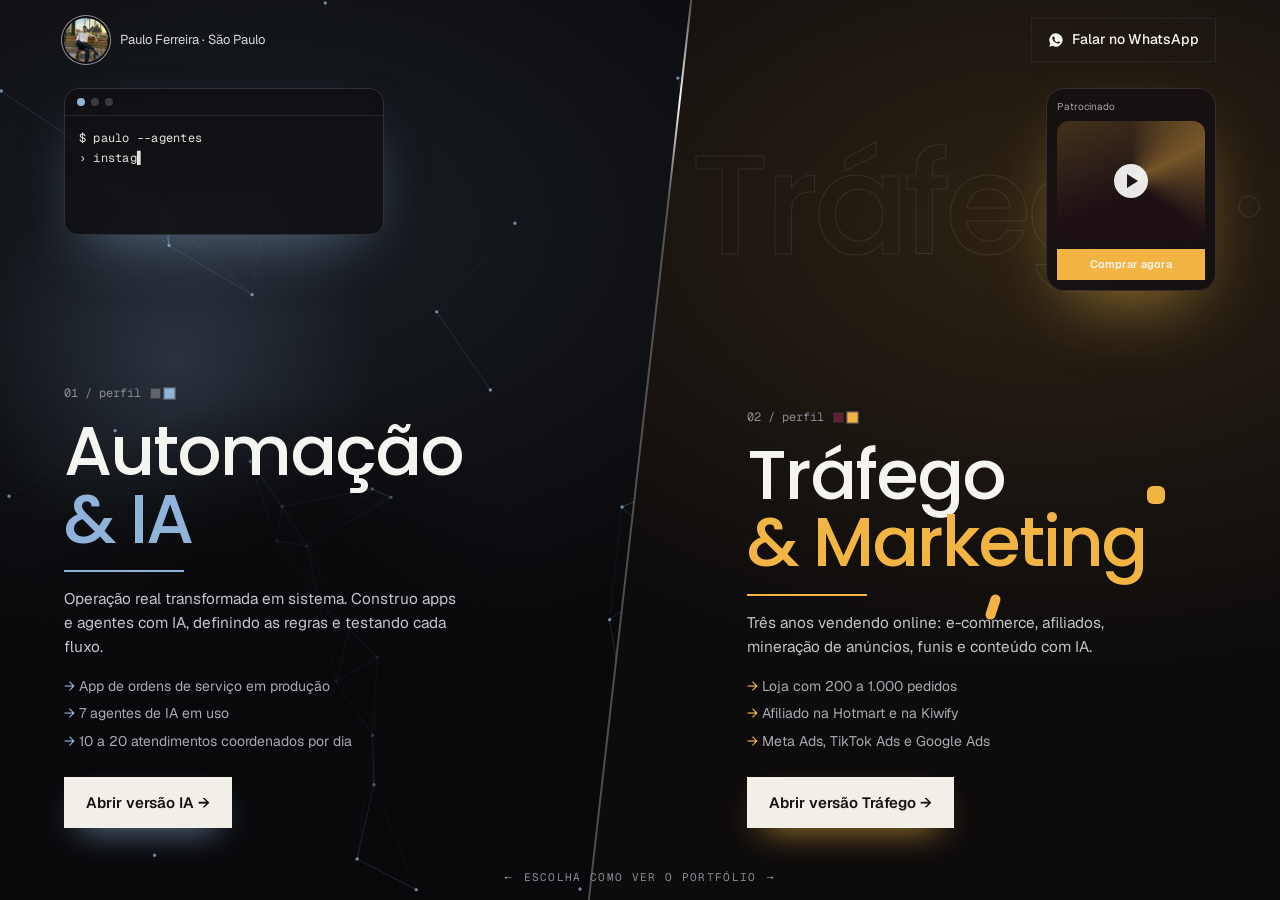
<file: index.html>
<!doctype html>
<html lang="pt-BR">
<head>
<meta charset="utf-8">
<meta name="viewport" content="width=device-width, initial-scale=1">
<title>Paulo Ferreira | Portfólio</title>
<meta name="description" content="Paulo Ferreira: operações e automação com IA, e tráfego pago e marketing digital. Escolha como ver o portfólio.">
<link rel="preload" href="assets/fonts/Geist-Regular.woff2" as="font" type="font/woff2" crossorigin>
<link rel="preload" href="assets/fonts/Poppins-Medium.woff2" as="font" type="font/woff2" crossorigin>
<link rel="stylesheet" href="assets/base.css?v=16">
<script src="assets/cor.js?v=16"></script>
<style>
  /* Projeto 7: divisória diagonal (A1), botões cheios (B2), base e animações do Projeto 6 (C1) */
  @property --xt { syntax: "<number>"; inherits: false; initial-value: 54; }
  @property --xb { syntax: "<number>"; inherits: false; initial-value: 46; }
  @property --ang { syntax: "<angle>"; inherits: false; initial-value: 0deg; }

  /* página inicial cabe inteira na tela: sem rolagem. 100vh é a reserva para navegador antigo sem svh;
     o script no fim usa a altura real da tela quando o navegador não entende svh */
  html { height: 100%; overflow: hidden; }
  body { height: 100vh; height: 100svh; height: var(--app-h, 100svh); overflow: hidden; overscroll-behavior: none; }
  .top { position: fixed; inset: 0 0 auto 0; z-index: 30; display: flex; justify-content: space-between; align-items: center; gap: 12px; padding: 18px var(--gutter); font-size: 13px; animation: fadeDown .8s .2s both; }
  .top .who { color: #d8d8dd; display: inline-flex; align-items: center; gap: 12px; position: relative; }
  /* foto do banco (cenário inteiro) no lugar do "PF_"; no mouse aparece uma prévia maior logo abaixo */
  .thumb { width: 44px; height: 44px; border-radius: 50%; object-fit: cover; box-shadow: 0 0 0 2px #0c0c0f, 0 0 0 3px rgba(255,255,255,.55); transition: box-shadow .3s; cursor: zoom-in; }
  .top .who:hover .thumb { box-shadow: 0 0 0 2px #0c0c0f, 0 0 0 3px rgba(255,255,255,.95); }
  .peek { position: absolute; left: 0; top: calc(100% + 12px); width: 220px; padding: 6px; border-radius: 16px; background: rgba(14,14,18,.92); border: 1px solid #2a2a30; box-shadow: 0 30px 60px -20px rgba(0,0,0,.85); opacity: 0; transform: translateY(-8px) scale(.96); transform-origin: left top; transition: opacity .3s, transform .35s cubic-bezier(.2,.8,.2,1); pointer-events: none; }
  .peek img { display: block; width: 100%; height: auto; border-radius: 11px; }
  .top .who:hover .peek { opacity: 1; transform: none; }

  /* --xt = onde a divisória toca o topo, --xb = onde toca o rodapé */
  .split { position: relative; height: 100vh; height: 100svh; height: var(--app-h, 100svh); }
  @media (hover: hover) and (min-width: 761px) {
    /* data-h (posto pelo script ao passar o mouse) no lugar do seletor has, que reconferia a página inteira a cada quadro */
    .split[data-h="ia"] .side.ia { clip-path: polygon(0 0, 62% 0, 54% 100%, 0 100%); } .split[data-h="ia"] .side.tr { clip-path: polygon(62% 0, 100% 0, 100% 100%, 54% 100%); } .split[data-h="ia"] .divider { clip-path: polygon(calc(62% - 1px) 0, calc(62% + 1px) 0, calc(54% + 1px) 100%, calc(54% - 1px) 100%); }
    .split[data-h="ia"] :is(.ribbon, .side.tr .txt) { translate: 8vw 0; }
    .split[data-h="tr"] .side.ia { clip-path: polygon(0 0, 46% 0, 38% 100%, 0 100%); } .split[data-h="tr"] .side.tr { clip-path: polygon(46% 0, 100% 0, 100% 100%, 38% 100%); } .split[data-h="tr"] .divider { clip-path: polygon(calc(46% - 1px) 0, calc(46% + 1px) 0, calc(38% + 1px) 100%, calc(38% - 1px) 100%); }
    .split[data-h="tr"] :is(.ribbon, .side.tr .txt) { translate: -8vw 0; }
    .split[data-h="ia"] .tr .txt, .split[data-h="tr"] .ia .txt { opacity: .45; }
  }

  .side { position: absolute; inset: 0; overflow: hidden; display: flex; flex-direction: column; justify-content: flex-end; padding: 0 var(--gutter) clamp(36px, 8vh, 80px); isolation: isolate; }
  .side canvas { position: absolute; inset: 0; width: 100%; height: 100%; z-index: -2; }
  .side.ia { background: radial-gradient(90% 80% at 20% 25%, color-mix(in srgb, var(--ia-1) 12%, #09090b) 0%, #09090b 62%); --accent-1: var(--ia-1); --accent-2: var(--ia-1);
    clip-path: polygon(0 0, 54% 0, 46% 100%, 0 100%); will-change: transform; animation: inL 1s cubic-bezier(.2,.8,.2,1) both; }
  .side.tr { background: radial-gradient(90% 80% at 82% 25%, color-mix(in srgb, var(--tr-1) 14%, #0d0b0c) 0%, #0d0b0c 62%); --accent-1: var(--tr-1); --accent-2: var(--tr-1);
    clip-path: polygon(54% 0, 100% 0, 100% 100%, 46% 100%); padding-left: calc(54% + 56px); will-change: transform; animation: inR 1s cubic-bezier(.2,.8,.2,1) both; }
  .side.ia .txt { max-width: calc(46% - 40px); }
  @keyframes inL { from { transform: translateX(-6%); opacity: 0; } }
  @keyframes inR { from { transform: translateX(6%); opacity: 0; } }
  @keyframes fadeDown { from { opacity: 0; transform: translateY(-14px); } }
  @keyframes up { from { opacity: 0; transform: translateY(.6em); } to { opacity: 1; transform: none; } }

  .txt { position: relative; transition: opacity .6s; }
  .side.ia .txt::before { content: ""; position: absolute; inset: -40px -50px; z-index: -1; background: radial-gradient(closest-side at 45% 55%, rgba(9,9,11,.82) 45%, rgba(9,9,11,0) 100%); pointer-events: none; } /* some por inteiro antes da borda: sem risca */
  .num { font-family: "Geist Mono"; font-size: 12px; color: var(--muted); }
  .side h1 { font-family: "Poppins"; font-weight: 500; font-size: clamp(38px, 5.4vw, 88px); line-height: .98; letter-spacing: -.03em; margin: 12px 0 0; white-space: nowrap; }
  .side h1 .amp { display: inline-block; color: var(--accent-1); animation: up .8s 1.1s cubic-bezier(.2,.8,.2,1) both; }
  .ch { display: inline-block; opacity: 0; animation: up .7s cubic-bezier(.2,.8,.2,1) forwards; }
  .rule { display: block; width: 120px; height: 2px; margin: 18px 0 16px; background: var(--accent-1); animation: grow .8s 1.2s cubic-bezier(.2,.8,.2,1) both; }
  @keyframes grow { from { width: 0; } }
  .side p { color: #c4c4cb; max-width: 40ch; font-size: clamp(14px, 1.2vw, 17px); animation: up .8s 1.3s both; }
  .side ul { list-style: none; margin: 16px 0 24px; display: grid; gap: 6px; font-size: 14px; color: #a9a9b1; }
  .side ul li { animation: up .6s both; }
  .side ul li:nth-child(1) { animation-delay: 1.45s; } .side ul li:nth-child(2) { animation-delay: 1.6s; } .side ul li:nth-child(3) { animation-delay: 1.75s; }
  .side ul li::before { content: "→ "; color: var(--accent-1); }

  /* B2: os dois botões cheios */
  .go { display: inline-flex; align-items: center; gap: 10px; padding: 14px 22px; font-size: 15px; font-weight: 600; border: 0; animation: up .7s 1.9s both; transition: transform .2s, filter .2s, background .3s, color .3s; }
  /* os dois botões começam brancos e ganham a cor do lado quando o mouse entra nele */
  .ia .go { background: #f2efe9; color: #141113; box-shadow: 0 14px 34px -16px var(--ia-1); }
  .tr .go { background: #f2efe9; color: #141113; box-shadow: 0 14px 34px -16px var(--tr-1); }
  /* efeito de mouse só em computador: no celular o toque deixava o hover preso e o filtro cortava a sombra do botão num retângulo */
  @media (hover: hover) and (pointer: fine) {
    .side:hover .go { transform: translateY(-2px); filter: brightness(1.08); }
    .ia:hover .go { background: var(--ia-1); color: var(--ia-on); }
    .tr:hover .go { background: var(--tr-1); color: var(--tr-on); }
  }

  /* IA: mini terminal */
  .mini { position: absolute; left: var(--gutter); top: 88px; width: min(320px, 34vw); border: 1px solid #2e2e33; border-radius: 14px; background: rgba(16,16,19,.78); backdrop-filter: blur(6px); box-shadow: 0 24px 60px -24px color-mix(in srgb, var(--ia-1) 55%, transparent); animation: up .9s .9s both, bob 7s 2s ease-in-out infinite; }
  .mini .bar { display: flex; gap: 6px; padding: 9px 12px; border-bottom: 1px solid #26262b; }
  .mini .bar i { width: 8px; height: 8px; border-radius: 50%; background: #3a3a40; } .mini .bar i:first-child { background: var(--ia-1); }
  .mini .out { padding: 12px 14px 14px; font-size: 12px; line-height: 1.7; color: #e6e4de; white-space: pre-wrap; min-height: 118px; }
  @keyframes bob { 50% { translate: 0 -10px; } }

  /* Tráfego: palavra gigante, card de anúncio, blocos */
  .ribbon { position: absolute; top: 15%; left: 54%; z-index: -1; white-space: nowrap; font-family: "Poppins"; font-size: clamp(80px, 11vw, 190px); line-height: 1; letter-spacing: -.04em; color: transparent; -webkit-text-stroke: 1px rgba(255,255,255,.09); animation: slide 26s linear infinite; will-change: transform; }
  @keyframes slide { to { transform: translateX(-50%); } }
  .adcard { position: absolute; right: var(--gutter); top: 88px; width: 170px; border: 1px solid #3a2a31; border-radius: 18px; background: rgba(20,16,18,.85); padding: 10px; box-shadow: 0 30px 70px -25px color-mix(in srgb, var(--tr-1) 60%, transparent); animation: up .9s 1s both, tilt 6s 2s ease-in-out infinite; }
  .adcard .m { height: 120px; border-radius: 12px; position: relative; overflow: hidden; background: linear-gradient(160deg, color-mix(in srgb, var(--tr-1) 22%, #120d0f), #1c1014 60%); }
  .adcard .m::before { content: ""; position: absolute; inset: -40%; background: conic-gradient(from 0deg, transparent, color-mix(in srgb, var(--tr-1) 40%, transparent), transparent 35%); animation: spin 6s linear infinite; }
  .adcard .m i { position: absolute; left: 50%; top: 50%; width: 34px; height: 34px; translate: -50% -50%; border-radius: 50%; background: rgba(255,255,255,.9); }
  .adcard .m i::after { content: ""; position: absolute; left: 13px; top: 10px; border-left: 11px solid #1b1517; border-block: 7px solid transparent; }
  .adcard .c { margin-top: 8px; text-align: center; font-size: 11px; font-weight: 600; padding: 7px; background: var(--tr-1); }
  .adcard small { display: block; font-size: 10px; color: #a8a3a6; margin-bottom: 6px; }
  @keyframes tilt { 50% { transform: rotate(-4deg) translateY(-10px); } }
  @keyframes spin { to { transform: rotate(360deg); } }
  .blk { position: absolute; border-radius: 6px; background: var(--tr-1); animation: flo 7s ease-in-out infinite; z-index: -1; }
  .b1 { width: 18px; height: 18px; top: 54%; right: 9%; } .b2 { width: 10px; height: 26px; top: 66%; right: 22%; animation-delay: -2s; rotate: 18deg; }
  @keyframes flo { 50% { translate: 0 -14px; } }
  .glow { position: absolute; left: -220px; top: -220px; width: 440px; height: 440px; border-radius: 50%; pointer-events: none; z-index: -1; transform: translate(40%, 40vh); transition: transform .25s ease-out; }
  .ia .glow { background: radial-gradient(circle, color-mix(in srgb, var(--ia-1) 18%, transparent), transparent 65%); }
  .tr .glow { background: radial-gradient(circle, color-mix(in srgb, var(--tr-1) 20%, transparent), transparent 65%); }

  /* divisória diagonal neutra (sem cor), com uma luz branca correndo */
  .divider { position: absolute; inset: 0; z-index: 8; pointer-events: none;
    background: rgba(255,255,255,.28);
    clip-path: polygon(calc(54% - 1px) 0, calc(54% + 1px) 0, calc(46% + 1px) 100%, calc(46% - 1px) 100%); }
  .divider::before { content: ""; position: absolute; left: 0; right: 0; height: 22%; background: linear-gradient(to bottom, transparent, rgba(255,255,255,.95), transparent); top: 0; will-change: transform; animation: run 3.4s ease-in-out infinite; }
  @keyframes run { from { transform: translateY(-100%); } to { transform: translateY(455%); } }

  /* selo "ou" no meio da diagonal e foto no topo dela */
  .or { position: absolute; top: 50%; left: calc((var(--xt) + var(--xb)) / 2 * 1%); translate: -50% -50%; width: 54px; height: 54px; border-radius: 50%; display: grid; place-items: center; font-family: "Geist Mono"; font-size: 12px; color: #fff; background: #0c0c0f; z-index: 9; pointer-events: none; animation: up .7s 1.4s both; }
  .or::before, .me .ph::before { content: ""; position: absolute; inset: 0; border-radius: 50%; padding: 2px; background: conic-gradient(from var(--ang), rgba(255,255,255,.95), rgba(255,255,255,.12) 30%, rgba(255,255,255,.12) 70%, rgba(255,255,255,.95)); -webkit-mask: linear-gradient(#000 0 0) content-box, linear-gradient(#000 0 0); -webkit-mask-composite: xor; mask-composite: exclude; animation: hue 4s linear infinite; }
  @keyframes hue { to { --ang: 360deg; } }
  .me { position: absolute; top: 14px; left: calc(var(--xt) * 1%); translate: -50% 0; z-index: 31; pointer-events: none; animation: up .9s .5s both; }
  .me .ph { position: relative; width: clamp(84px, 6.6vw, 112px); aspect-ratio: 1; border-radius: 50%; padding: 3px; animation: bob 6s 1.5s ease-in-out infinite; }
  .me .ph::before { padding: 3px; -webkit-mask: none; mask: none; }
  .me .ph::after { content: ""; position: absolute; inset: -18px; border-radius: 50%; background: radial-gradient(circle, rgba(255,255,255,.10), transparent 65%); z-index: -1; }
  .me img { position: relative; width: 100%; height: 100%; border-radius: 50%; object-fit: cover; border: 3px solid #0c0c0f; display: block; }

  .center-q { position: fixed; left: 50%; bottom: 14px; translate: -50% 0; z-index: 10; font-family: "Geist Mono"; font-size: 11px; color: var(--muted); letter-spacing: .12em; text-transform: uppercase; white-space: nowrap; animation: up .7s 2.2s both; }
  .center-q b { display: inline-block; color: #d8d8dd; animation: nudgeL 1.4s ease-in-out infinite; } .center-q b + b { animation-name: nudgeR; }
  @keyframes nudgeL { 50% { transform: translateX(-5px); } } @keyframes nudgeR { 50% { transform: translateX(5px); } }

  @media (min-width: 761px) and (max-height: 780px) { .mini, .adcard { display: none; } }

  /* celular: as duas opções cabem na primeira tela, uma em cima da outra */
  @media (max-width: 760px) {
    .top { background: rgba(9,9,11,.88); backdrop-filter: blur(8px); border-bottom: 1px solid #1f1f24; padding-block: 10px; }
    .top .who .city { display: none; } .top .btn { padding: 7px 12px; font-size: 12px; }
    .thumb { width: 34px; height: 34px; } .top .who { gap: 10px; } .peek { display: none; }
    .split { display: flex; flex-direction: column; }
    .side { position: relative; inset: auto; flex: 1 1 0; min-height: 0; clip-path: none !important; will-change: auto; justify-content: center; padding: 0 22px; animation: none; }
    .side.ia { padding-top: 54px; }
    .side.tr { padding-left: 22px; border-top: 1px solid #2a2a30; }
    .side.ia .txt { max-width: none; }
    .side h1 { font-size: clamp(30px, 9vw, 42px); margin-top: 6px; }
    .side h1 br { display: none; } .side h1 .amp { margin-left: .2em; }
    .side.tr h1 { font-size: clamp(24px, 7.8vw, 40px); }
    .rule { margin: 10px 0 10px; width: 56px; }
    .side p { font-size: 13px; line-height: 1.45; max-width: 34ch; }
    .side ul { display: none; }
    .go { margin-top: 12px; padding: 11px 16px; font-size: 14px; }
    .mini, .adcard, .center-q, .divider, .me { display: none; }
    .ribbon { top: 10px; left: 0; font-size: 52px; }
    .side.tr { padding-top: 64px; } /* centralizado abaixo da faixa (igual à IA, que fica abaixo do topo) */
    .or { top: calc(50% + 27px); left: auto; right: 22px; translate: 0 -50%; width: 44px; height: 44px; font-size: 11px; }
  }
  @media (max-width: 760px) and (max-height: 640px) { .ribbon { display: none; } }
  @media (prefers-reduced-motion: reduce) {
    *, *::before, *::after { animation: none !important; transition: none !important; }
    .ch { opacity: 1; }
  }
  /* Projeto 8: quadradinhos que mostram qual das 2 cores do lado está ativa */
  .sw { display: inline-flex; gap: 5px; margin-left: 10px; vertical-align: middle; }
  .sw i { width: 9px; height: 9px; opacity: .3; outline: 1px solid rgba(255,255,255,.25); transition: opacity .4s, transform .4s; }
  .sw i.on { opacity: 1; transform: scale(1.15); }
  .side.ia, .side.tr { transition: background .6s, clip-path .8s cubic-bezier(.2,.8,.2,1); }
  .divider { transition: clip-path .8s cubic-bezier(.2,.8,.2,1); } .ribbon { transition: translate .8s cubic-bezier(.2,.8,.2,1); }
  .side.tr .txt { transition: opacity .6s, translate .8s cubic-bezier(.2,.8,.2,1); }
  .sw .lbl { display: none; }
  /* A1 (celular): os quadradinhos viram um botão pequeno "trocar cor" */
  @media (hover: none), (max-width: 760px) {
    .num { display: flex; align-items: center; }
    .sw { align-items: center; gap: 7px; height: 28px; padding: 0 10px; border: 1px solid rgba(255,255,255,.28); background: rgba(255,255,255,.06); border-radius: 0; cursor: pointer; -webkit-tap-highlight-color: transparent; transition: background .2s; }
    .sw:active { background: rgba(255,255,255,.16); }
    .sw i { outline: 0; }
    .sw .lbl { display: inline; font-family: "Geist Mono"; font-weight: 400; font-size: 11px; letter-spacing: .04em; color: #e6e6ea; }
  }
</style>
</head>
<body>
  <header class="top">
    <span class="who"><img class="thumb" src="assets/img/paulo-cena.jpg" alt="Foto de Paulo Ferreira sentado num banco" width="44" height="44"><span>Paulo Ferreira<span class="city"> · São Paulo</span></span><span class="peek" aria-hidden="true"><img src="assets/img/paulo-cena.jpg" alt="" width="220" height="220"></span></span>
    <a class="btn" href="https://wa.me/5511947309634" target="_blank" rel="noopener">
      <svg viewBox="0 0 24 24" fill="currentColor" aria-hidden="true"><path d="M12 2a10 10 0 0 0-8.6 15.1L2 22l5-1.3A10 10 0 1 0 12 2Zm5.3 14.2c-.2.6-1.3 1.2-1.8 1.2-.5.1-1 .1-3.3-.8-2.8-1.1-4.5-4-4.7-4.2-.1-.2-1.1-1.5-1.1-2.9s.7-2 1-2.3c.3-.3.6-.3.8-.3h.6c.2 0 .4 0 .6.5l.9 2.1c.1.2.1.4 0 .6l-.4.6-.4.4c-.1.1-.3.3-.1.6.2.3.8 1.3 1.7 2.1 1.2 1 2.1 1.4 2.4 1.5.3.1.5.1.6-.1l.8-1c.2-.3.4-.2.7-.1l2 1c.3.1.5.2.5.3.1.2.1.7-.1 1.3Z"/></svg>
      Falar no WhatsApp
    </a>
  </header>

  <main class="split" id="split">
    <a class="side ia" href="ia/">
      <canvas data-net="#e9e6df,#e9e6df" data-net-var="--ia-1" data-net-magnet aria-hidden="true"></canvas>
      <span class="glow" aria-hidden="true"></span>
      <div class="mini" data-term="$ paulo --agentes
› instagram ..... post ✓
› finanças ...... relatório ✓
› app gtec ...... 600+ testes ✓" aria-hidden="true">
        <div class="bar"><i></i><i></i><i></i></div>
        <pre class="out mono"></pre>
      </div>
      <div class="txt">
        <span class="num">01 / perfil<span class="sw" data-side="ia" role="button" aria-label="Trocar a cor deste lado"><i style="background:#e9e6df"></i><i style="background:#8fb3d9"></i><b class="lbl">trocar cor</b></span></span>
        <h1><span data-split="0.35">Automação</span><br><span class="amp">&amp; IA</span></h1>
        <span class="rule"></span>
        <p>Operação real transformada em sistema. Construo apps e agentes com IA, definindo as regras e testando cada fluxo.</p>
        <ul>
          <li>App de ordens de serviço em produção</li>
          <li>7 agentes de IA em uso</li>
          <li>10 a 20 atendimentos coordenados por dia</li>
        </ul>
        <span class="btn go">Abrir versão IA →</span>
      </div>
    </a>

    <a class="side tr" href="trafego/">
      <span class="ribbon" aria-hidden="true">Tráfego · Criativos · Funis · Tráfego · Criativos · Funis · </span>
      <span class="glow" aria-hidden="true"></span>
      <span class="blk b1"></span><span class="blk b2"></span>
      <div class="adcard" aria-hidden="true"><small>Patrocinado</small><div class="m"><i></i></div><div class="c">Comprar agora</div></div>
      <div class="txt">
        <span class="num">02 / perfil<span class="sw" data-side="tr" role="button" aria-label="Trocar a cor deste lado"><i style="background:#ff3d7f"></i><i style="background:#f2b544"></i><b class="lbl">trocar cor</b></span></span>
        <h1><span data-split="0.5">Tráfego</span><br><span class="amp">&amp; Marketing</span></h1>
        <span class="rule"></span>
        <p>Três anos vendendo online: e-commerce, afiliados, mineração de anúncios, funis e conteúdo com IA.</p>
        <ul>
          <li>Loja com 200 a 1.000 pedidos</li>
          <li>Afiliado na Hotmart e na Kiwify</li>
          <li>Meta Ads, TikTok Ads e Google Ads</li>
        </ul>
        <span class="btn go">Abrir versão Tráfego →</span>
      </div>
    </a>

    <span class="divider" aria-hidden="true"></span>
  </main>
  <div class="center-q"><b>←</b> Escolha como ver o portfólio <b>→</b></div>

  <script>
    // navegador sem "svh": usa a altura visível da tela (sem contar o zoom)
    if (!(window.CSS && CSS.supports("height", "100svh"))) {
      var setH = function () { document.documentElement.style.setProperty("--app-h", document.documentElement.clientHeight + "px"); };
      setH(); window.addEventListener("resize", setH); window.addEventListener("orientationchange", setH);
    }
  </script>
  <script src="assets/main.js?v=16"></script>
  <script>
    // A2: cada lado alterna entre as 2 cores dele quando o mouse entra (computador)
    // ou quando você arrasta o dedo para o lado em cima dele (celular).
    (function () {
      var cur = { ia: PCOR.get("ia"), tr: PCOR.get("tr") }, swiped = false, split = document.getElementById("split");
      var noMotion = window.matchMedia("(prefers-reduced-motion: reduce)").matches, vtNav = "PageRevealEvent" in window, wipe = document.createElement("span");
      wipe.className = "wipe"; wipe.setAttribute("aria-hidden", "true"); wipe.innerHTML = '<span class="cap"></span>'; document.body.appendChild(wipe);
      // ao sair, a página guardada para o Voltar fica sem a cortina (antes ela reaparecia ao voltar no celular)
      window.addEventListener("pagehide", function () { wipe.className = "wipe"; });
      window.addEventListener("pageshow", function (e) { if (e.persisted) wipe.className = "wipe"; });
      split.addEventListener("pointerleave", function () { split.removeAttribute("data-h"); });
      function marks() {
        document.querySelectorAll(".sw").forEach(function (sw) {
          var k = sw.getAttribute("data-side");
          sw.querySelectorAll("i").forEach(function (i, n) { i.classList.toggle("on", n === cur[k]); });
        });
      }
      function flip(k) { cur[k] = 1 - cur[k]; PCOR.set(k, cur[k]); marks(); }
      document.querySelectorAll(".side").forEach(function (side) {
        var k = side.classList.contains("ia") ? "ia" : "tr", sx = null, sy = null;
        side.addEventListener("pointerenter", function (e) { if (e.pointerType === "mouse") { split.setAttribute("data-h", k); flip(k); } });
        // Celular: eventos de toque (não bloqueiam o zoom de pinça). Ignora pinça e arraste com zoom ativo.
        var multi = false, st = 0;
        side.addEventListener("touchstart", function (e) {
          if (e.touches.length > 1) { multi = true; sx = null; return; }
          multi = false; sx = e.touches[0].clientX; sy = e.touches[0].clientY; st = Date.now();
        }, { passive: true });
        side.addEventListener("touchend", function (e) {
          if (sx === null || multi) { if (!e.touches.length) multi = false; sx = null; return; }
          var zoom = window.visualViewport ? window.visualViewport.scale : 1;
          var t = e.changedTouches[0], dx = t.clientX - sx, dy = t.clientY - sy; sx = null;
          if (zoom < 1.05 && Date.now() - st < 350 && Math.abs(dx) > 30 && Math.abs(dx) > Math.abs(dy)) { swiped = true; flip(k); setTimeout(function () { swiped = false; }, 400); }
        }, { passive: true });
        side.addEventListener("touchcancel", function () { sx = null; multi = false; }, { passive: true });
        side.addEventListener("click", function (e) { if (swiped) { e.preventDefault(); swiped = false; } });
        // botão "trocar cor": troca a cor e não abre a página
        var sw = side.querySelector(".sw");
        if (sw) sw.addEventListener("click", function (e) { e.preventDefault(); e.stopPropagation(); flip(k); });
        side.addEventListener("click", function (e) {
          if (e.defaultPrevented || e.button !== 0 || e.metaKey || e.ctrlKey || e.shiftKey || noMotion) return; // nova aba/arraste: comportamento normal
          try { sessionStorage.setItem("p8-wipe", k); } catch (er) {}
          if (vtNav) return; // navegador novo: a cortina entra pela página nova, a inicial nunca fica coberta
          e.preventDefault();
          wipe.firstChild.textContent = k === "ia" ? "Automação & IA" : "Tráfego & Marketing";
          wipe.className = "wipe " + k;
          setTimeout(function () { location.href = side.href; }, 900); // tempo para ler o nome na cortina
        });
      });
      marks();
    })();
  </script>
</body>
</html>
</file>
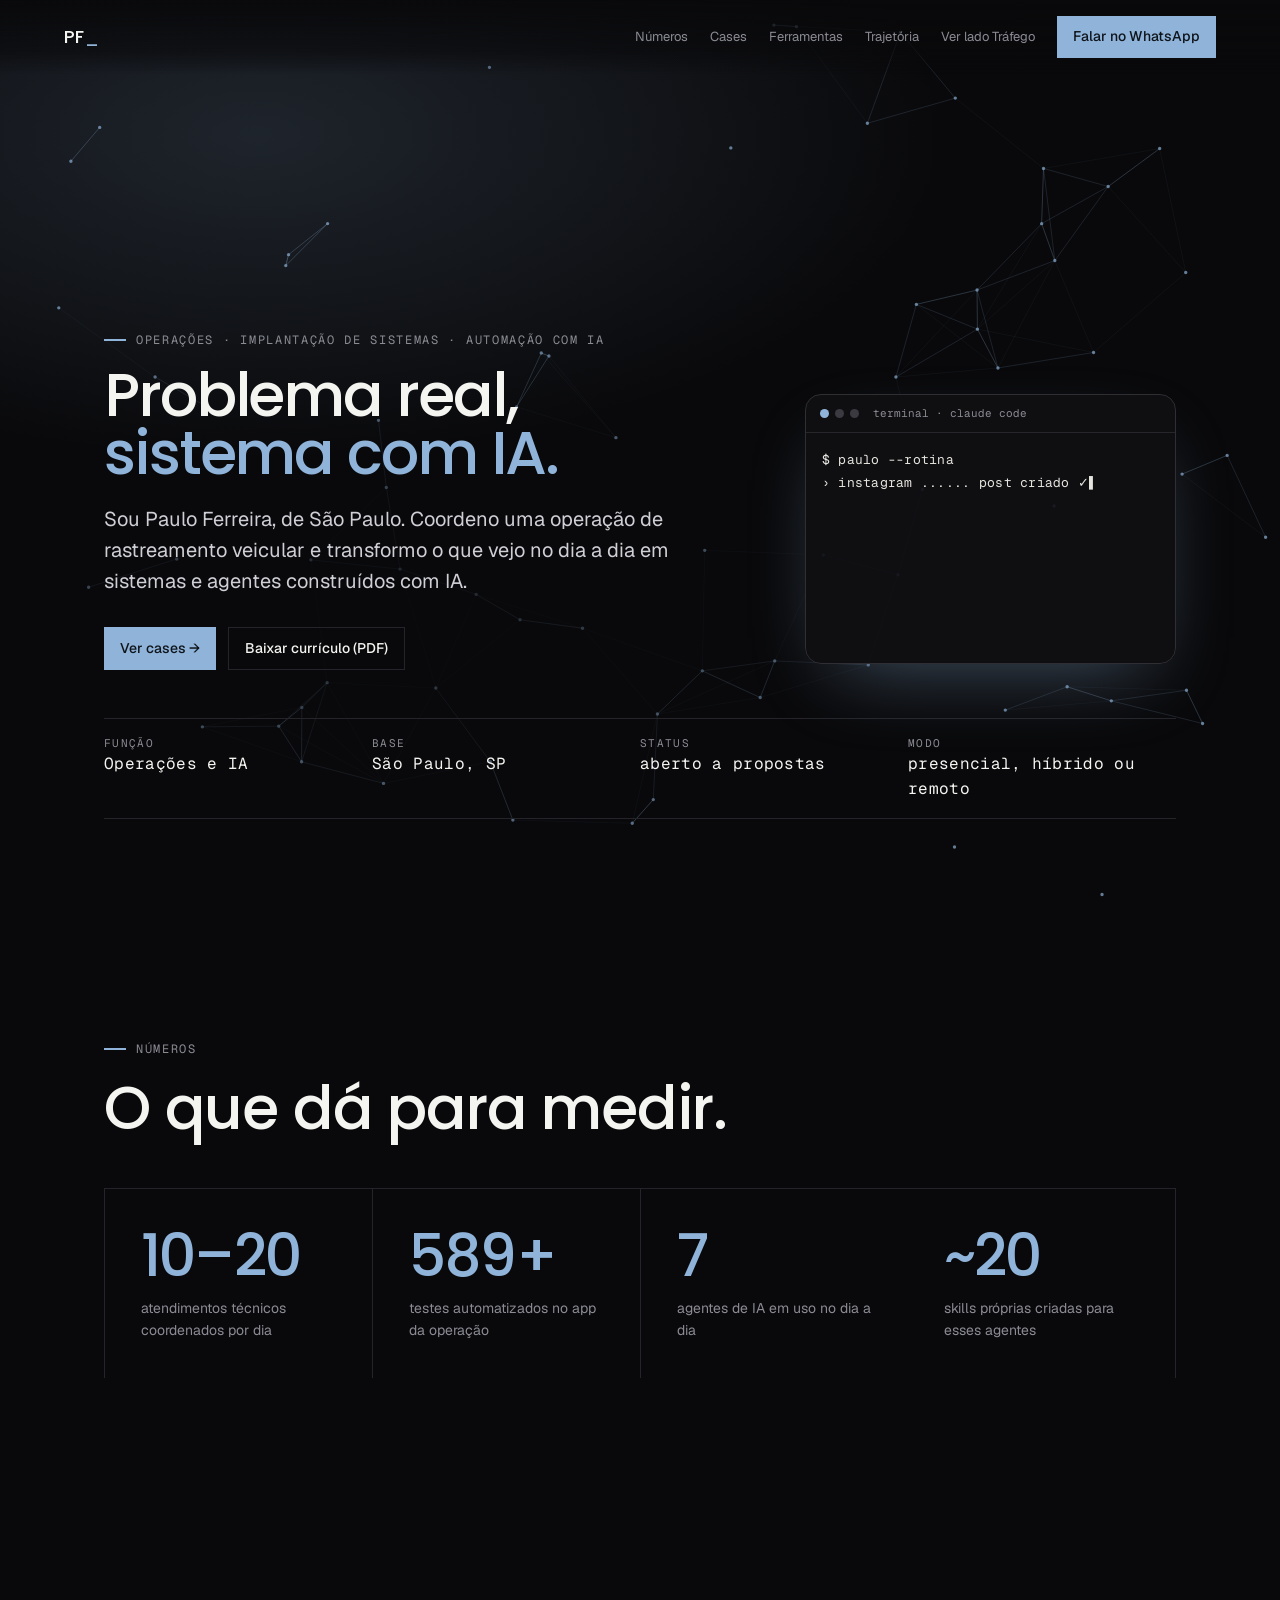
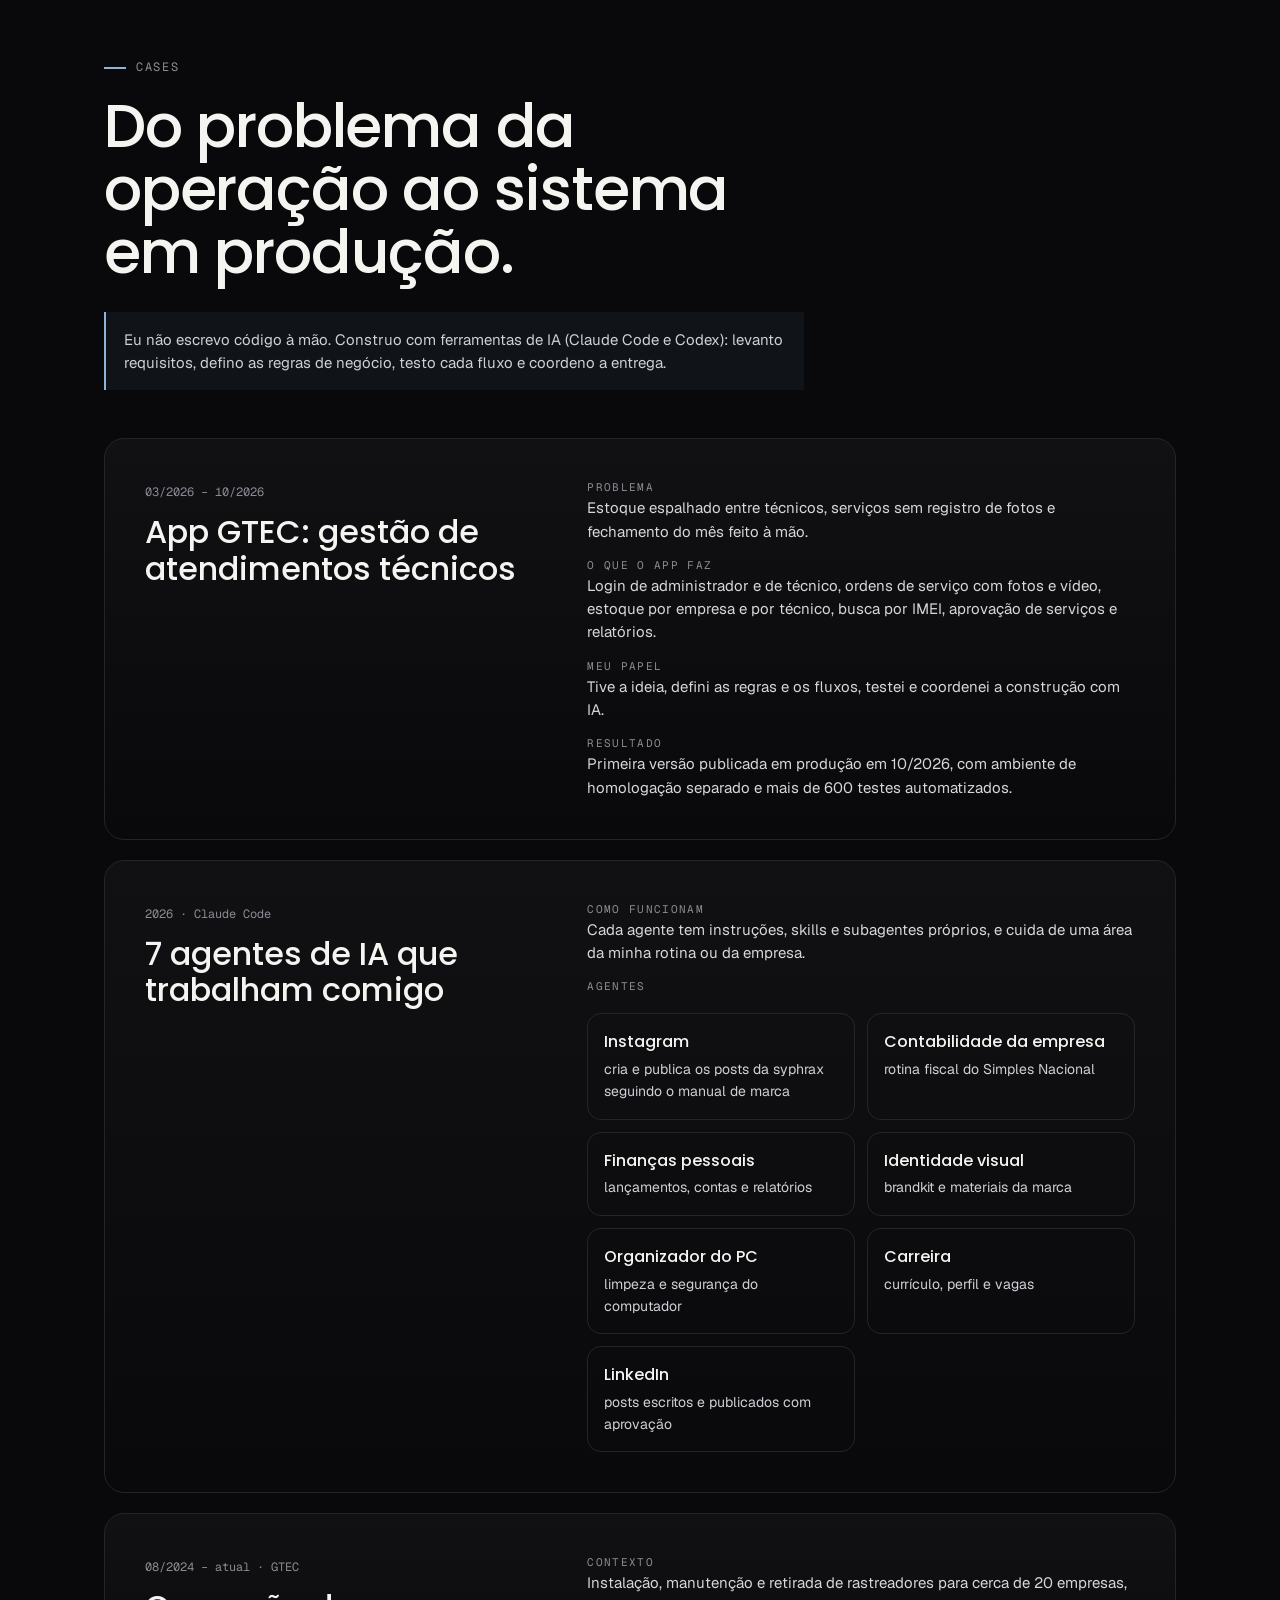
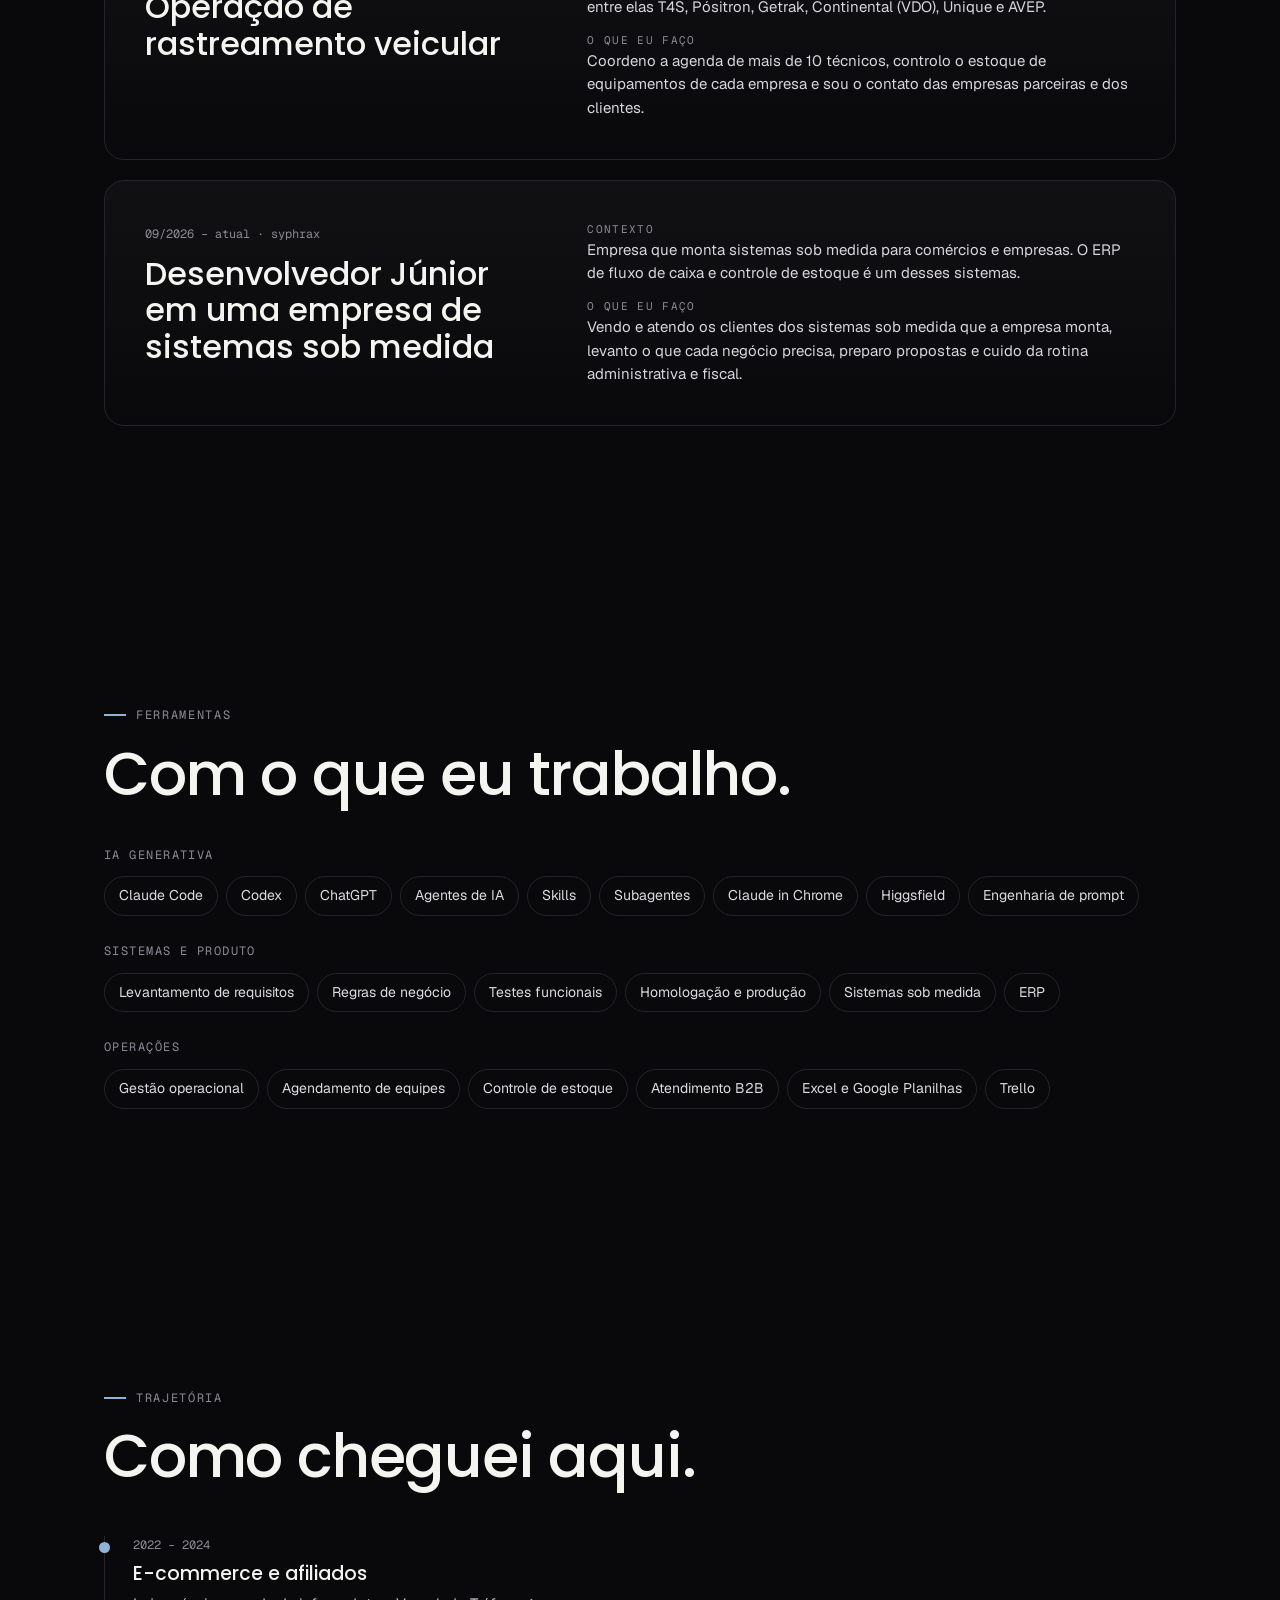
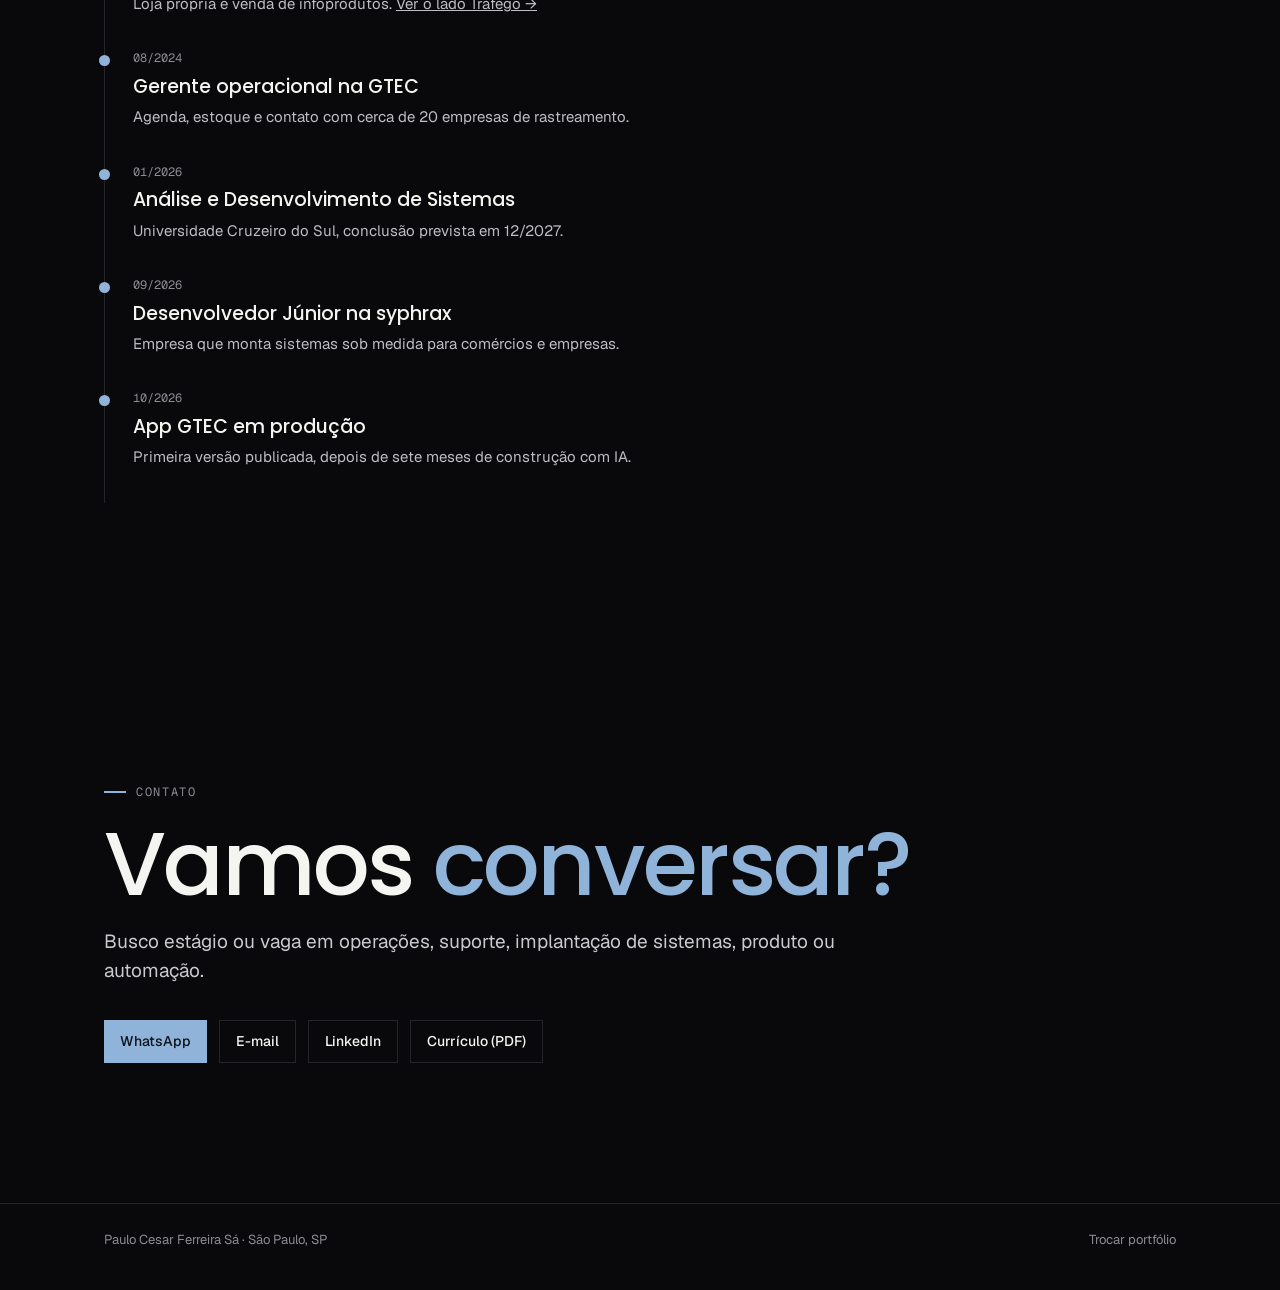
<file: ia/index.html>
<!doctype html>
<html lang="pt-BR">
<head>
<meta charset="utf-8">
<meta name="viewport" content="width=device-width, initial-scale=1">
<title>Paulo Ferreira | Automação &amp; IA</title>
<meta name="description" content="Paulo Ferreira: operações e implantação de sistemas, com automação e agentes de IA.">
<link rel="preload" href="../assets/fonts/Geist-Regular.woff2" as="font" type="font/woff2" crossorigin>
<link rel="preload" href="../assets/fonts/Poppins-Medium.woff2" as="font" type="font/woff2" crossorigin>
<link rel="stylesheet" href="../assets/base.css?v=16">
<script src="../assets/cor.js?v=16"></script>
<style>
  :root { --accent-1: var(--ia-1); --accent-2: var(--ia-2); }
  .hero { min-height: 100svh; display: flex; align-items: flex-end; padding: 110px 0 clamp(40px, 9vh, 96px); position: relative; overflow: hidden; isolation: isolate; }
  .hero canvas { position: absolute; inset: 0; width: 100%; height: 100%; z-index: -2; opacity: .55; }
  .hero .wrap::before { content: ""; position: absolute; inset: -40px -60px; z-index: -1; background: radial-gradient(70% 70% at 30% 55%, rgba(9,9,11,.85), transparent 75%); pointer-events: none; }
  .hero .wrap { position: relative; }
  .hero::after { content: ""; position: absolute; inset: 0; z-index: -1; background: radial-gradient(90% 60% at 20% 15%, color-mix(in srgb, var(--ia-1) 16%, transparent), transparent 60%); }
  .hero h1 { font-family: "Poppins"; font-weight: 500; font-size: clamp(42px, 8.4vw, 116px); line-height: .95; letter-spacing: -.035em; }
  .hero .sub { margin-top: 22px; font-size: clamp(16px, 1.7vw, 20px); color: #cfcfd6; max-width: 54ch; }
  .hero .row { display: flex; flex-wrap: wrap; gap: 12px; margin-top: 30px; }
  .facts { display: grid; grid-template-columns: repeat(4, 1fr); margin-top: 48px; border-top: 1px solid var(--line); }
  .facts div { padding: 16px 0; border-bottom: 1px solid var(--line); }
  .facts span { display: block; font-family: "Geist Mono"; font-size: 11px; text-transform: uppercase; letter-spacing: .12em; color: var(--muted); }
  @media (max-width: 760px) { .facts { grid-template-columns: 1fr 1fr; column-gap: 16px; } }
  .agents { display: grid; grid-template-columns: repeat(auto-fill, minmax(220px, 1fr)); gap: 12px; margin-top: 18px; }
  .agent { border: 1px solid var(--line); border-radius: 14px; padding: 16px; font-size: 14px; color: #cfcfd6; }
  .agent b { display: block; font-family: "Poppins"; font-weight: 500; color: var(--paper); font-size: 16px; margin-bottom: 4px; }
  /* Projeto 2: topo animado */
  .hero.p2 canvas { opacity: .9; }
  .hero-grid { display: grid; grid-template-columns: 1.4fr .8fr; gap: clamp(24px, 4vw, 56px); align-items: end; }
  .hero.p2 h1 { font-size: clamp(36px, 4.7vw, 72px); }
  .rot { display: inline-block; white-space: nowrap; max-width: 100%; overflow: clip; } /* símbolos da troca não alargam a coluna */
  .hero-grid > * { min-width: 0; }
  .term { border: 1px solid #2e2e33; border-radius: 16px; background: rgba(16,16,19,.9); box-shadow: 0 30px 80px -30px color-mix(in srgb, var(--ia-1) 45%, transparent); overflow: hidden; margin-bottom: 6px; }
  .term .bar { display: flex; align-items: center; gap: 6px; padding: 10px 14px; border-bottom: 1px solid #26262b; font-family: "Geist Mono"; font-size: 11px; color: var(--muted); }
  .term .bar i { width: 9px; height: 9px; border-radius: 50%; background: #3a3a40; }
  .term .bar i:first-child { background: var(--ia-2); }
  .term .bar span { margin-left: 8px; }
  .term .out { padding: 16px 16px 20px; font-size: 13px; line-height: 1.75; color: #e6e4de; white-space: pre-wrap; min-height: 230px; }
  @media (max-width: 900px) { .hero-grid { grid-template-columns: 1fr; } .term .out { min-height: 200px; font-size: 12px; } }
  .honest { margin-top: 28px; padding: 16px 18px; border-left: 2px solid var(--ia-2); background: color-mix(in srgb, var(--ia-1) 6%, transparent); color: #cfcfd6; font-size: 15px; max-width: 70ch; }
  .btn.solid { color: var(--ia-on); }
</style>
</head>
<body>
  <nav class="nav">
    <a class="logo" href="../">PF<b>_</b></a>
    <div class="nav-links">
      <a class="lk" href="#numeros">Números</a>
      <a class="lk" href="#cases">Cases</a>
      <a class="lk" href="#ferramentas">Ferramentas</a>
      <a class="lk" href="#trajetoria">Trajetória</a>
      <a class="lk" href="../trafego/">Ver lado Tráfego</a>
      <a class="btn solid" href="https://wa.me/5511947309634" target="_blank" rel="noopener">Falar no WhatsApp</a>
    </div>
  </nav>

  <header class="hero p2">
    <canvas data-net="#e9e6df,#e9e6df" data-net-var="--ia-1" aria-hidden="true"></canvas>
    <div class="wrap">
      <div class="hero-grid">
      <div>
      <p class="kicker">Operações · Implantação de Sistemas · Automação com IA</p>
      <h1><span data-decode="Problema real,">Problema real,</span><br><span class="grad rot" data-rotate="sistema com IA.|app em produção.|agente de IA.|automação real.">sistema com IA.</span></h1>
      <p class="sub">Sou Paulo Ferreira, de São Paulo. Coordeno uma operação de rastreamento veicular e transformo o que vejo no dia a dia em sistemas e agentes construídos com IA.</p>
      <div class="row">
        <a class="btn solid" href="#cases">Ver cases →</a>
        <a class="btn" href="../assets/cv/Curriculo_Paulo_Ferreira_Operacoes_IA.pdf" download>Baixar currículo (PDF)</a>
      </div>
      </div>
      <div class="term" data-term="$ paulo --rotina
› instagram ...... post criado ✓
› contabilidade .. rotina fiscal ✓
› finanças ....... relatório pronto ✓
› app gtec ....... 600+ testes ✓
› operação ....... 10–20 atend./dia
› linkedin ....... aguardando aprovação…" aria-hidden="true">
        <div class="bar"><i></i><i></i><i></i><span>terminal · claude code</span></div>
        <pre class="out mono"></pre>
      </div>
      </div>
      <div class="facts mono">
        <div><span>Função</span>Operações e IA</div>
        <div><span>Base</span>São Paulo, SP</div>
        <div><span>Status</span>aberto a propostas</div>
        <div><span>Modo</span>presencial, híbrido ou remoto</div>
      </div>
    </div>
  </header>

  <section id="numeros">
    <div class="wrap">
      <p class="kicker rv">Números</p>
      <h2 class="title rv">O que dá para medir.</h2>
      <div class="stats short rv">
        <div class="stat"><div class="n grad">10–20</div><div class="l">atendimentos técnicos coordenados por dia</div></div>
        <div class="stat"><div class="n grad" data-count="600" data-suf="+">600+</div><div class="l">testes automatizados no app da operação</div></div>
        <div class="stat"><div class="n grad" data-count="7">7</div><div class="l">agentes de IA em uso no dia a dia</div></div>
        <div class="stat"><div class="n grad" data-count="20" data-pre="~">~20</div><div class="l">skills próprias criadas para esses agentes</div></div>
      </div>
    </div>
  </section>

  <section id="cases">
    <div class="wrap">
      <p class="kicker rv">Cases</p>
      <h2 class="title rv">Do problema da operação ao sistema em produção.</h2>
      <p class="honest rv">Eu não escrevo código à mão. Construo com ferramentas de IA (Claude Code e Codex): levanto requisitos, defino as regras de negócio, testo cada fluxo e coordeno a entrega.</p>

      <div class="cases">
        <article class="case rv">
          <div><span class="tag">03/2026 – 10/2026</span><h3>App GTEC: gestão de atendimentos técnicos</h3></div>
          <dl>
            <div><dt>Problema</dt><dd>Estoque espalhado entre técnicos, serviços sem registro de fotos e fechamento do mês feito à mão.</dd></div>
            <div><dt>O que o app faz</dt><dd>Login de administrador e de técnico, ordens de serviço com fotos e vídeo, estoque por empresa e por técnico, busca por IMEI, aprovação de serviços e relatórios.</dd></div>
            <div><dt>Meu papel</dt><dd>Tive a ideia, defini as regras e os fluxos, testei e coordenei a construção com IA.</dd></div>
            <div><dt>Resultado</dt><dd>Primeira versão publicada em produção em 10/2026, com ambiente de homologação separado e mais de 600 testes automatizados.</dd></div>
          </dl>
        </article>

        <article class="case rv">
          <div><span class="tag">2026 · Claude Code</span><h3>7 agentes de IA que trabalham comigo</h3></div>
          <dl>
            <div><dt>Como funcionam</dt><dd>Cada agente tem instruções, skills e subagentes próprios, e cuida de uma área da minha rotina ou da empresa.</dd></div>
            <div><dt>Agentes</dt><dd>
              <div class="agents">
                <div class="agent"><b>Instagram</b>cria e publica os posts da syphrax seguindo o manual de marca</div>
                <div class="agent"><b>Contabilidade da empresa</b>rotina fiscal do Simples Nacional</div>
                <div class="agent"><b>Finanças pessoais</b>lançamentos, contas e relatórios</div>
                <div class="agent"><b>Identidade visual</b>brandkit e materiais da marca</div>
                <div class="agent"><b>Organizador do PC</b>limpeza e segurança do computador</div>
                <div class="agent"><b>Carreira</b>currículo, perfil e vagas</div>
                <div class="agent"><b>LinkedIn</b>posts escritos e publicados com aprovação</div>
              </div>
            </dd></div>
          </dl>
        </article>

        <article class="case rv">
          <div><span class="tag">08/2024 – atual · GTEC</span><h3>Operação de rastreamento veicular</h3></div>
          <dl>
            <div><dt>Contexto</dt><dd>Instalação, manutenção e retirada de rastreadores para cerca de 20 empresas, entre elas T4S, Pósitron, Getrak, Continental (VDO), Unique e AVEP.</dd></div>
            <div><dt>O que eu faço</dt><dd>Coordeno a agenda de mais de 10 técnicos, controlo o estoque de equipamentos de cada empresa e sou o contato das empresas parceiras e dos clientes.</dd></div>
          </dl>
        </article>

        <article class="case rv">
          <div><span class="tag">09/2026 – atual · syphrax</span><h3>Desenvolvedor Júnior em uma empresa de sistemas sob medida</h3></div>
          <dl>
            <div><dt>Contexto</dt><dd>Empresa que monta sistemas sob medida para comércios e empresas. O ERP de fluxo de caixa e controle de estoque é um desses sistemas.</dd></div>
            <div><dt>O que eu faço</dt><dd>Vendo e atendo os clientes dos sistemas sob medida que a empresa monta, levanto o que cada negócio precisa, preparo propostas e cuido da rotina administrativa e fiscal.</dd></div>
          </dl>
        </article>
      </div>
    </div>
  </section>

  <section id="ferramentas">
    <div class="wrap">
      <p class="kicker rv">Ferramentas</p>
      <h2 class="title rv">Com o que eu trabalho.</h2>
      <div class="tools">
        <div class="grp rv"><h4>IA generativa</h4><div class="chips"><span class="chip">Claude Code</span><span class="chip">Codex</span><span class="chip">ChatGPT</span><span class="chip">Agentes de IA</span><span class="chip">Skills</span><span class="chip">Subagentes</span><span class="chip">Claude in Chrome</span><span class="chip">Higgsfield</span><span class="chip">Engenharia de prompt</span></div></div>
        <div class="grp rv"><h4>Sistemas e produto</h4><div class="chips"><span class="chip">Levantamento de requisitos</span><span class="chip">Regras de negócio</span><span class="chip">Testes funcionais</span><span class="chip">Homologação e produção</span><span class="chip">Sistemas sob medida</span><span class="chip">ERP</span></div></div>
        <div class="grp rv"><h4>Operações</h4><div class="chips"><span class="chip">Gestão operacional</span><span class="chip">Agendamento de equipes</span><span class="chip">Controle de estoque</span><span class="chip">Atendimento B2B</span><span class="chip">Excel e Google Planilhas</span><span class="chip">Trello</span></div></div>
      </div>
    </div>
  </section>

  <section id="trajetoria">
    <div class="wrap">
      <p class="kicker rv">Trajetória</p>
      <h2 class="title rv">Como cheguei aqui.</h2>
      <div class="timeline">
        <div class="tl rv"><div class="when">2022 – 2024</div><div class="what">E-commerce e afiliados</div><div class="how">Loja própria e venda de infoprodutos. <a href="../trafego/" style="text-decoration:underline">Ver o lado Tráfego →</a></div></div>
        <div class="tl rv"><div class="when">08/2024</div><div class="what">Gerente operacional na GTEC</div><div class="how">Agenda, estoque e contato com cerca de 20 empresas de rastreamento.</div></div>
        <div class="tl rv"><div class="when">01/2026</div><div class="what">Análise e Desenvolvimento de Sistemas</div><div class="how">Universidade Cruzeiro do Sul, conclusão prevista em 12/2027.</div></div>
        <div class="tl rv"><div class="when">09/2026</div><div class="what">Desenvolvedor Júnior na syphrax</div><div class="how">Empresa que monta sistemas sob medida para comércios e empresas.</div></div>
        <div class="tl rv"><div class="when">10/2026</div><div class="what">App GTEC em produção</div><div class="how">Primeira versão publicada, depois de sete meses de construção com IA.</div></div>
      </div>
    </div>
  </section>

  <section class="cta" id="contato">
    <div class="wrap">
      <p class="kicker rv">Contato</p>
      <div class="big rv">Vamos <span class="grad">conversar?</span></div>
      <p class="lead rv">Busco estágio ou vaga em operações, suporte, implantação de sistemas, produto ou automação.</p>
      <div class="row rv">
        <a class="btn solid" href="https://wa.me/5511947309634" target="_blank" rel="noopener">WhatsApp</a>
        <a class="btn" href="mailto:paulocesar105911@gmail.com">E-mail</a>
        <a class="btn" href="https://www.linkedin.com/in/pauloferreiracs/" target="_blank" rel="noopener">LinkedIn</a>
        <a class="btn" href="../assets/cv/Curriculo_Paulo_Ferreira_Operacoes_IA.pdf" download>Currículo (PDF)</a>
      </div>
    </div>
  </section>

  <footer><div class="wrap"><span>Paulo Cesar Ferreira Sá · São Paulo, SP</span><a href="../">Trocar portfólio</a></div></footer>
  <script src="../assets/main.js?v=16"></script>
</body>
</html>
</file>
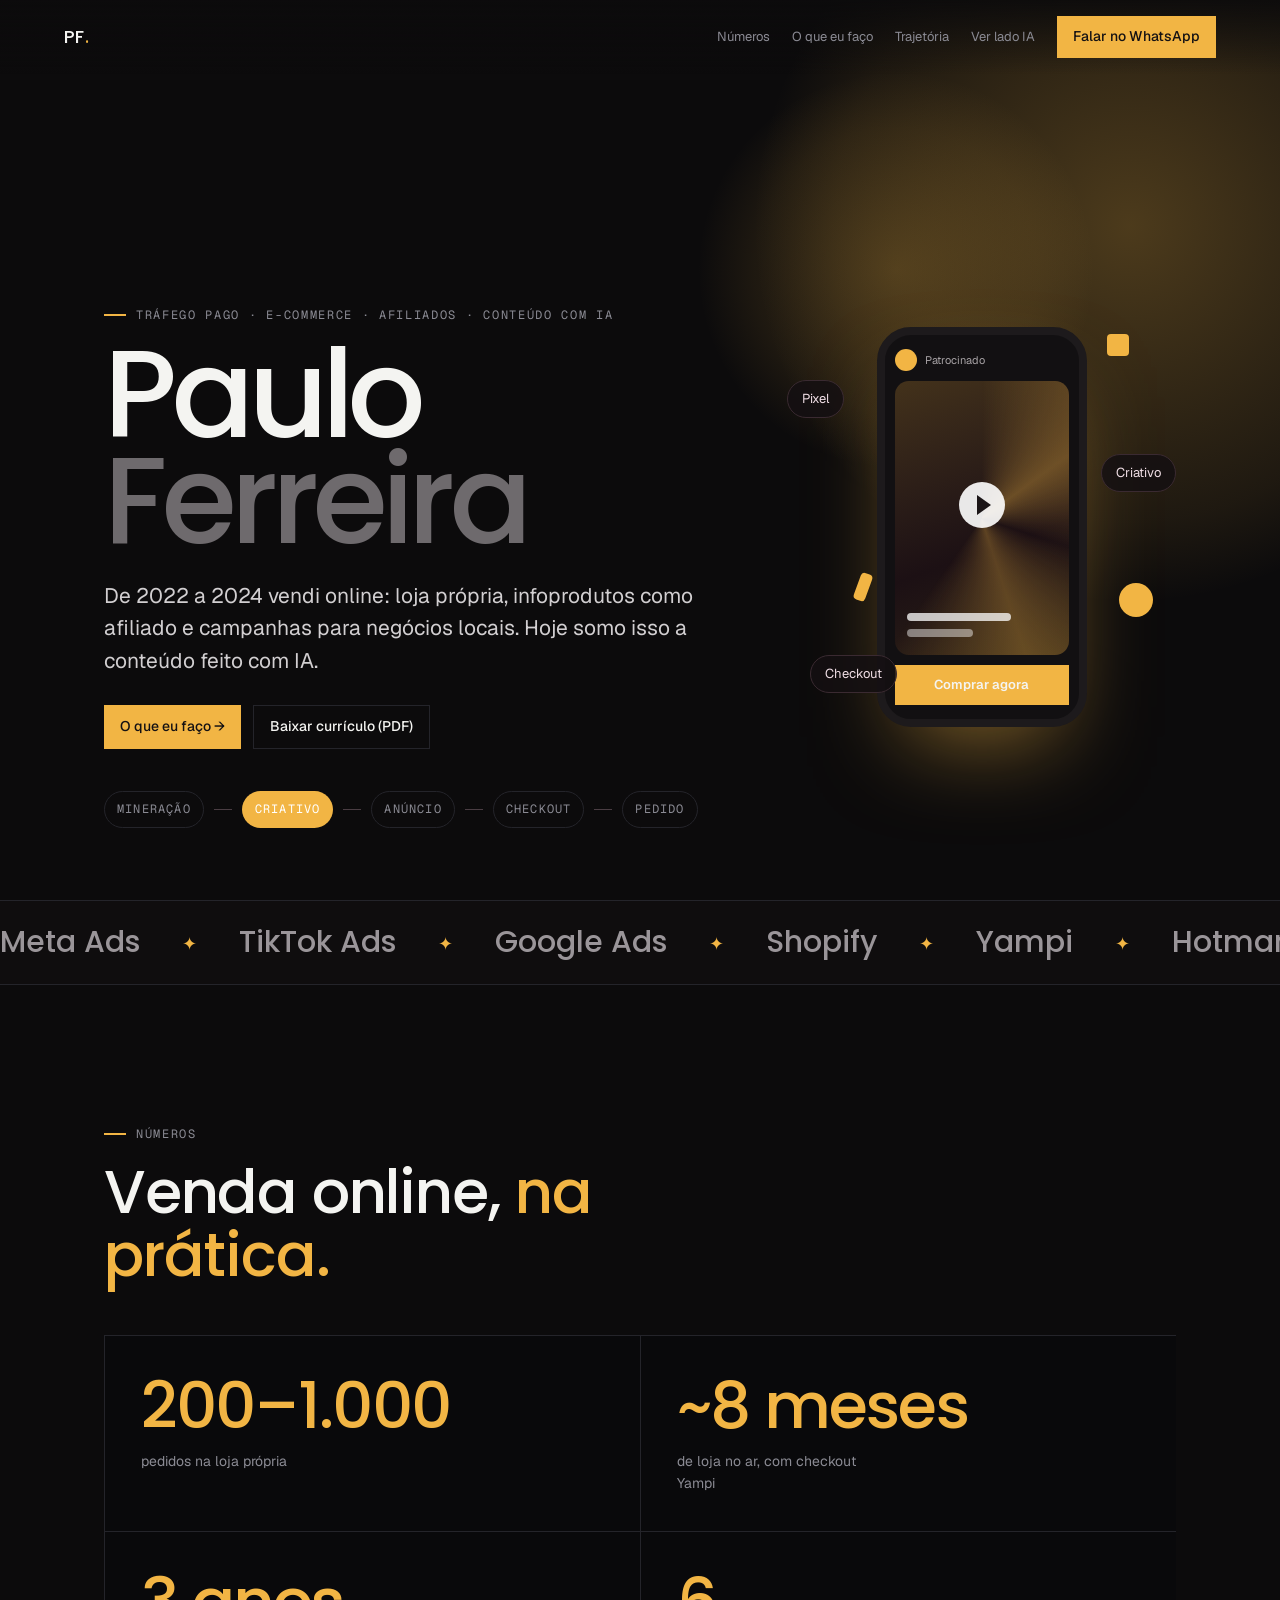
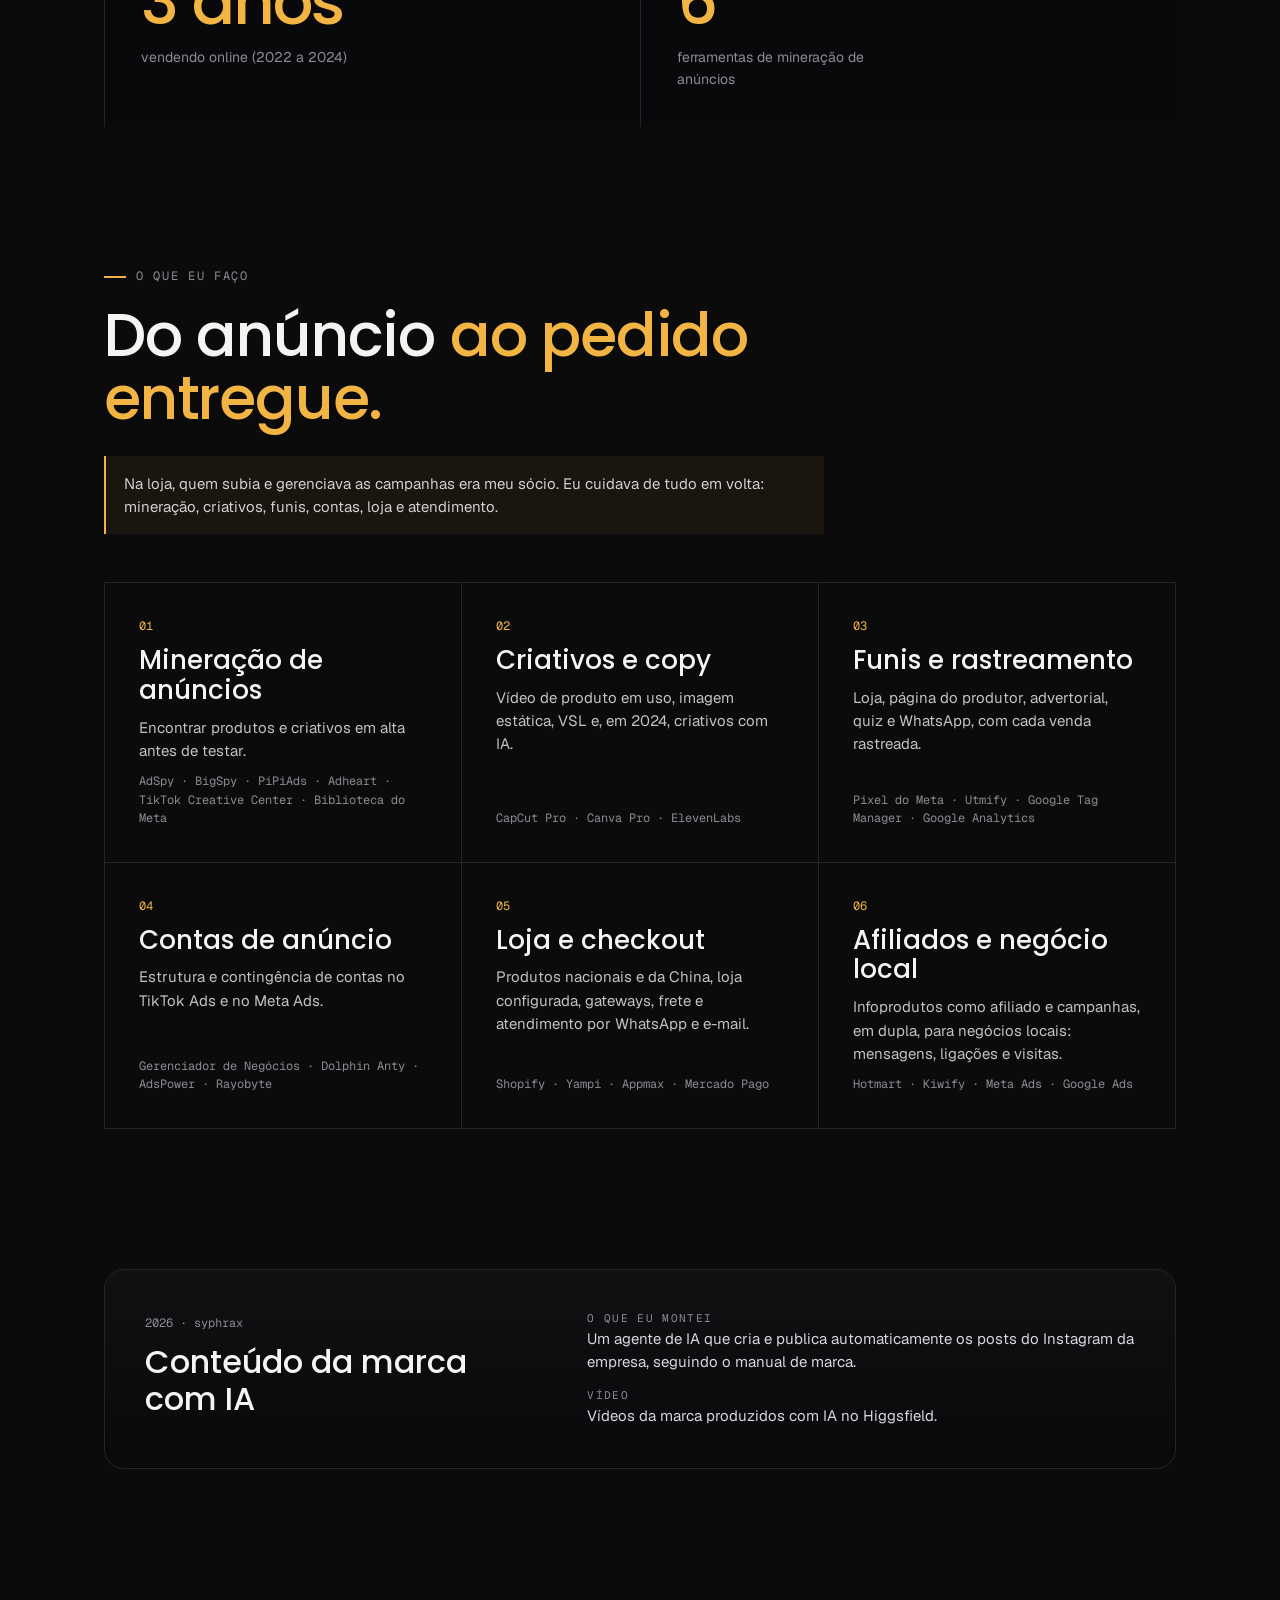
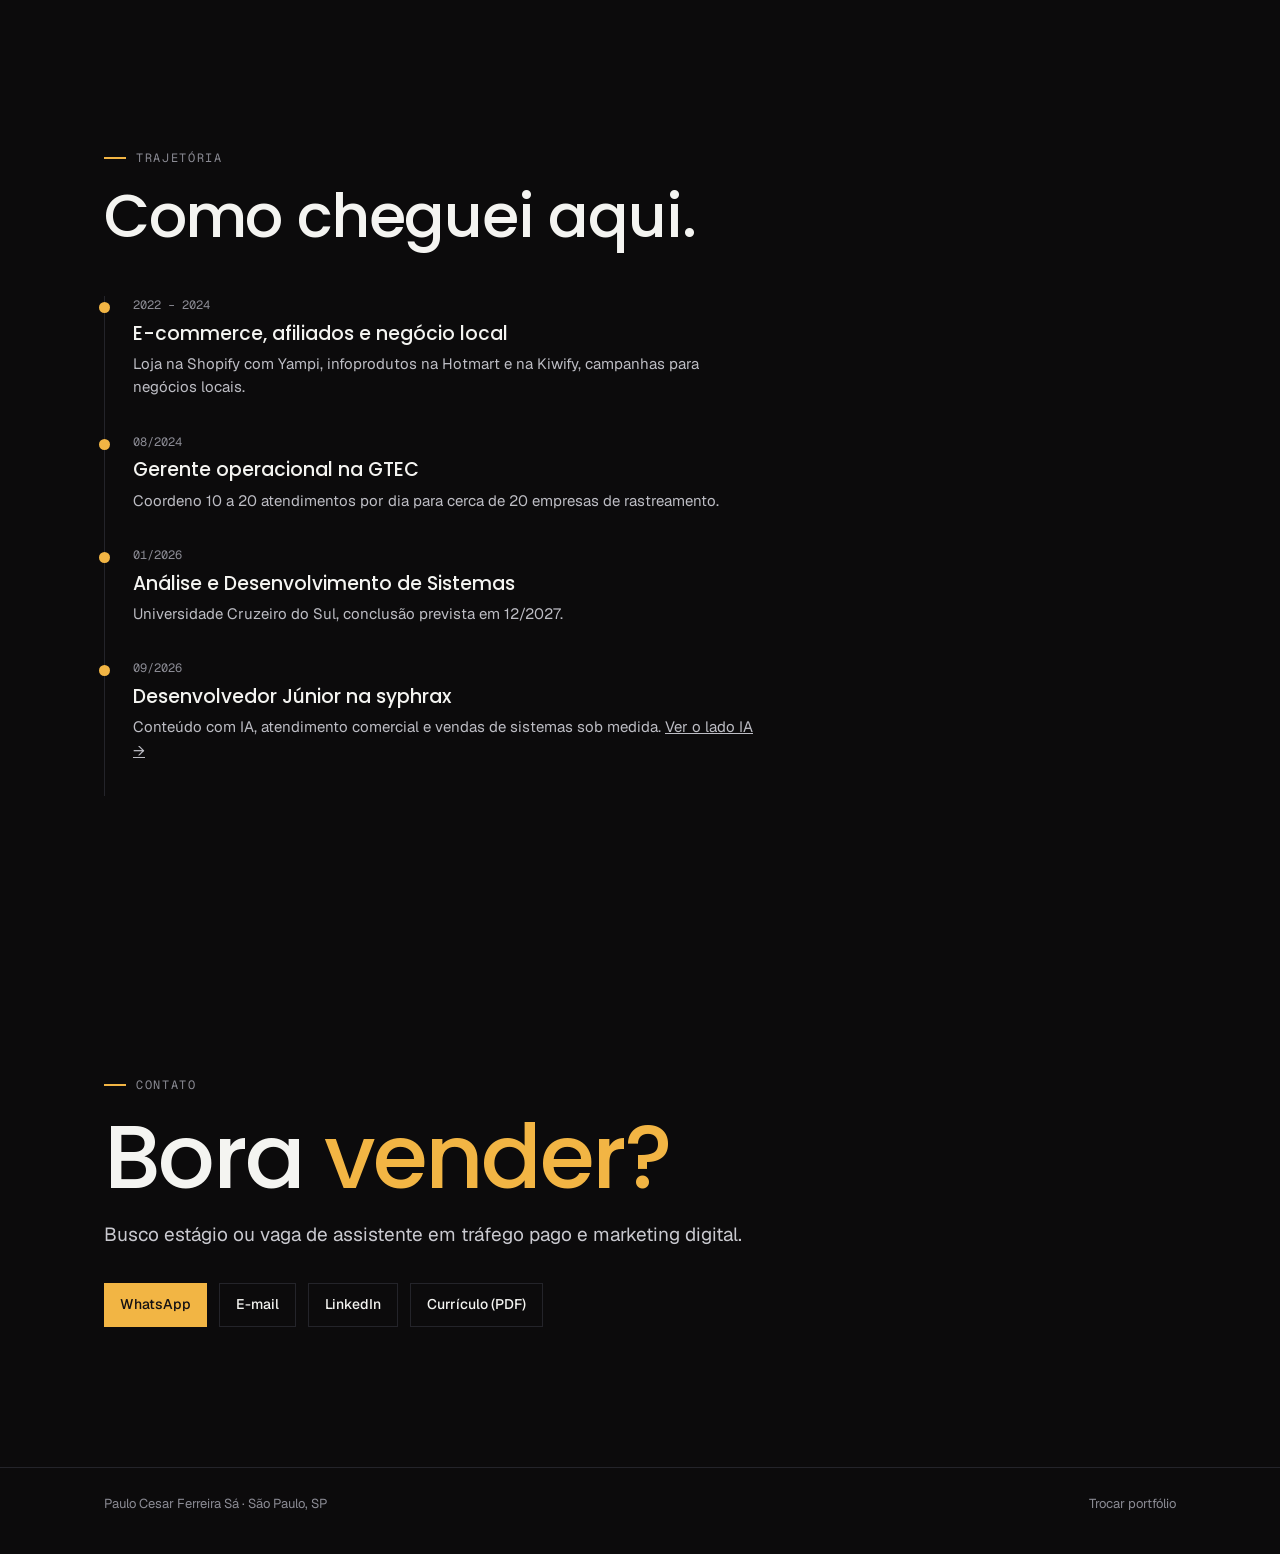
<file: trafego/index.html>
<!doctype html>
<html lang="pt-BR">
<head>
<meta charset="utf-8">
<meta name="viewport" content="width=device-width, initial-scale=1">
<title>Paulo Ferreira | Tráfego &amp; Marketing</title>
<meta name="description" content="Paulo Ferreira: tráfego pago e marketing digital. E-commerce, afiliados, mineração de anúncios, funis e conteúdo com IA.">
<link rel="preload" href="../assets/fonts/Geist-Regular.woff2" as="font" type="font/woff2" crossorigin>
<link rel="preload" href="../assets/fonts/Poppins-Medium.woff2" as="font" type="font/woff2" crossorigin>
<link rel="stylesheet" href="../assets/base.css?v=16">
<script src="../assets/cor.js?v=16"></script>
<style>
  :root { --accent-1: var(--tr-1); --accent-2: var(--tr-2); }
  body { background: #0c0b0c; }
  .hero { min-height: 100svh; display: flex; align-items: flex-end; padding: 110px 0 clamp(40px, 8vh, 90px); position: relative; overflow: hidden; }
  .hero::before { content: ""; position: absolute; width: 60vw; height: 60vw; max-width: 760px; max-height: 760px; right: -18vw; top: -12vw; border-radius: 50%; background: radial-gradient(circle, color-mix(in srgb, var(--tr-1) 28%, transparent), color-mix(in srgb, var(--tr-1) 8%, transparent) 55%, transparent 70%); z-index: -1; }
  .name { font-family: "Poppins"; font-weight: 500; font-size: clamp(64px, 15vw, 210px); line-height: .86; letter-spacing: -.05em; }
  .name .l2 { color: #6e6a6d; }
  .hero .sub { margin-top: 26px; font-size: clamp(16px, 1.8vw, 21px); color: #d2cfd1; max-width: 52ch; }
  .hero .row { display: flex; flex-wrap: wrap; gap: 12px; margin-top: 28px; }
  .sq { position: absolute; border-radius: 4px; background: linear-gradient(135deg, var(--tr-1), var(--tr-2)); animation: flo 6s ease-in-out infinite; }
  .s1 { width: 22px; height: 22px; right: 18%; top: 40%; }
  .s2 { width: 12px; height: 28px; right: 26%; top: 52%; rotate: 20deg; animation-delay: -2s; }
  .s3 { width: 34px; height: 34px; right: 10%; top: 62%; border-radius: 50%; animation-delay: -3.5s; }
  @keyframes flo { 50% { translate: 0 -16px; } }
  /* faixa de ferramentas */
  .marquee { border-block: 1px solid var(--line); overflow: hidden; padding: 18px 0; background: #0f0d0e; }
  .track { display: flex; gap: 42px; width: max-content; animation: run 38s linear infinite; font-family: "Poppins"; font-size: clamp(20px, 2.6vw, 30px); color: #9a9599; white-space: nowrap; }
  .track span::after { content: "✦"; margin-left: 42px; color: var(--tr-1); font-size: .6em; vertical-align: middle; }
  @keyframes run { to { transform: translateX(-50%); } }
  /* pilares */
  .pillars { display: grid; grid-template-columns: repeat(3, 1fr); gap: 1px; background: var(--line); border: 1px solid var(--line); margin-top: 48px; }
  .pillar { background: #0c0b0c; padding: clamp(22px, 3vw, 34px); min-height: 230px; display: flex; flex-direction: column; gap: 10px; transition: background .3s; }
  .pillar:hover { background: #141113; }
  .pillar .ix { font-family: "Geist Mono"; font-size: 12px; color: var(--tr-2); }
  .pillar h3 { font-family: "Poppins"; font-weight: 500; font-size: clamp(20px, 2.2vw, 26px); line-height: 1.15; }
  .pillar p { color: #c4c0c3; font-size: 15px; }
  .pillar .tools-line { margin-top: auto; font-family: "Geist Mono"; font-size: 12px; color: var(--muted); }
  @media (max-width: 900px) { .pillars { grid-template-columns: 1fr 1fr; } }
  @media (max-width: 560px) { .pillars { grid-template-columns: 1fr; } .pillar { min-height: 0; } }
  .note { margin-top: 26px; padding: 16px 18px; border-left: 2px solid var(--tr-1); background: color-mix(in srgb, var(--tr-1) 6%, transparent); color: #d2cfd1; font-size: 15px; max-width: 72ch; }
  /* Projeto 2: topo animado */
  .hero.p2 { isolation: isolate; }
  .hero.p2 .name { font-size: clamp(56px, 9.6vw, 150px); }
  .glow { position: absolute; left: -200px; top: -200px; width: 400px; height: 400px; border-radius: 50%; background: radial-gradient(circle, color-mix(in srgb, var(--tr-1) 22%, transparent), color-mix(in srgb, var(--tr-1) 8%, transparent) 50%, transparent 70%); pointer-events: none; z-index: -1; transform: translate(70vw, 30vh); transition: transform .25s ease-out; }
  .hero.p2 .hero-grid { display: grid; grid-template-columns: 1.3fr .8fr; gap: clamp(20px, 4vw, 56px); align-items: center; }
  .ch { display: inline-block; opacity: 0; transform: translateY(.6em) rotate(4deg); animation: up .7s cubic-bezier(.2,.8,.2,1) forwards; }
  @keyframes up { to { opacity: 1; transform: none; } }
  .stage { position: relative; height: clamp(320px, 42vw, 460px); }
  .phone { position: absolute; left: 50%; top: 50%; width: 210px; height: 400px; translate: -50% -50%; border: 8px solid #1d1a1c; border-radius: 34px; background: #121012; box-shadow: 0 40px 90px -30px color-mix(in srgb, var(--tr-1) 55%, transparent); animation: tilt 6s ease-in-out infinite; padding: 14px 10px; }
  @keyframes tilt { 50% { transform: rotate(-3deg) translateY(-10px); } }
  .ad { height: 100%; display: flex; flex-direction: column; gap: 10px; }
  .ad-top { display: flex; align-items: center; gap: 8px; font-size: 11px; color: #a8a3a6; }
  .ad-top i { width: 22px; height: 22px; border-radius: 50%; background: linear-gradient(135deg, var(--tr-1), var(--tr-2)); }
  .ad-media { flex: 1; border-radius: 14px; position: relative; overflow: hidden; background: linear-gradient(160deg, color-mix(in srgb, var(--tr-1) 22%, #120d0f), #1c1014 60%, color-mix(in srgb, var(--tr-1) 12%, #120d0f)); }
  .ad-media::before { content: ""; position: absolute; inset: -40%; background: conic-gradient(from 0deg, transparent, color-mix(in srgb, var(--tr-1) 35%, transparent), transparent 30%, color-mix(in srgb, var(--tr-1) 30%, transparent), transparent 60%); animation: spin 7s linear infinite; will-change: transform; }
  @keyframes spin { to { transform: rotate(360deg); } }
  .play { position: absolute; left: 50%; top: 45%; width: 46px; height: 46px; translate: -50% -50%; border-radius: 50%; background: rgba(255,255,255,.9); }
  .play::after { content: ""; position: absolute; left: 18px; top: 13px; border-left: 14px solid #1b1517; border-block: 10px solid transparent; }
  .ad-media .bar { position: absolute; left: 12px; height: 8px; border-radius: 4px; background: rgba(255,255,255,.75); }
  .ad-media .b1 { bottom: 34px; width: 60%; } .ad-media .b2 { bottom: 18px; width: 38%; opacity: .6; }
  .ad-cta { text-align: center; padding: 10px; border-radius: 10px; font-size: 13px; font-weight: 600; background: linear-gradient(90deg, var(--tr-1), var(--tr-2)); position: relative; }
  /* pulso feito com opacidade (não redesenha a sombra a cada quadro) */
  .ad-cta::after { content: ""; position: absolute; inset: 0; pointer-events: none; box-shadow: 0 0 0 8px color-mix(in srgb, var(--tr-1) 0%, transparent), 0 0 24px color-mix(in srgb, var(--tr-1) 55%, transparent); opacity: 0; animation: pulseO 2.2s ease-in-out infinite; }
  @keyframes pulseO { 50% { opacity: 1; } }
  @keyframes pulse { 50% { box-shadow: 0 0 0 8px color-mix(in srgb, var(--tr-1) 0%, transparent), 0 0 24px color-mix(in srgb, var(--tr-1) 55%, transparent); } }
  .pill { position: absolute; padding: 8px 14px; border-radius: 999px; font-size: 13px; border: 1px solid #3a2a31; background: rgba(20,16,18,.85); color: #f1dfe6; animation: flo 5s ease-in-out infinite; }
  .p-a { left: 0; top: 18%; } .p-b { right: 0; top: 34%; animation-delay: -1.6s; } .p-c { left: 6%; bottom: 14%; animation-delay: -3.2s; }
  .stage .s1 { right: 12%; top: 8%; } .stage .s2 { left: 18%; top: 60%; } .stage .s3 { right: 6%; bottom: 10%; }
  .funnel { display: flex; flex-wrap: wrap; align-items: center; gap: 10px; margin-top: 34px; font-size: 12px; text-transform: uppercase; letter-spacing: .1em; }
  .funnel .step { padding: 8px 12px; border: 1px solid var(--line); border-radius: 999px; color: var(--muted); transition: all .35s; }
  .funnel .step.on { color: #fff; border-color: transparent; background: linear-gradient(90deg, var(--tr-1), var(--tr-2)); }
  .funnel .arr { width: 18px; height: 1px; background: #4a3d43; }
  @media (max-width: 900px) {
    .hero.p2 .hero-grid { grid-template-columns: 1fr; }
    .stage { height: 340px; }
    .phone { width: 180px; height: 330px; }
  }
  @media (prefers-reduced-motion: reduce) { .track, .sq, .phone, .ad-media::before, .ad-cta, .pill { animation: none; } .ch { opacity: 1; transform: none; animation: none; } }
  .btn.solid { color: var(--tr-on); }
</style>
</head>
<body>
  <nav class="nav" style="background:linear-gradient(to bottom, rgba(12,11,12,.92), rgba(12,11,12,0))">
    <a class="logo" href="../">PF<b>.</b></a>
    <div class="nav-links">
      <a class="lk" href="#numeros">Números</a>
      <a class="lk" href="#pilares">O que eu faço</a>
      <a class="lk" href="#trajetoria">Trajetória</a>
      <a class="lk" href="../ia/">Ver lado IA</a>
      <a class="btn solid" href="https://wa.me/5511947309634" target="_blank" rel="noopener">Falar no WhatsApp</a>
    </div>
  </nav>

  <header class="hero p2">
    <span class="glow" aria-hidden="true"></span>
    <div class="wrap">
      <div class="hero-grid">
        <div>
          <p class="kicker">Tráfego pago · E-commerce · Afiliados · Conteúdo com IA</p>
          <div class="name"><span data-split="0.1">Paulo</span><br><span class="l2" data-split="0.45">Ferreira</span></div>
          <p class="sub">De 2022 a 2024 vendi online: loja própria, infoprodutos como afiliado e campanhas para negócios locais. Hoje somo isso a conteúdo feito com IA.</p>
          <div class="row">
            <a class="btn solid" href="#pilares">O que eu faço →</a>
            <a class="btn" href="../assets/cv/Curriculo_Paulo_Ferreira_Trafego_Marketing.pdf" download>Baixar currículo (PDF)</a>
          </div>
        </div>
        <div class="stage" aria-hidden="true">
          <div class="phone">
            <div class="ad">
              <div class="ad-top"><i></i><span>Patrocinado</span></div>
              <div class="ad-media"><span class="play"></span><span class="bar b1"></span><span class="bar b2"></span></div>
              <div class="ad-cta">Comprar agora</div>
            </div>
          </div>
          <span class="pill p-a">Pixel</span>
          <span class="pill p-b">Criativo</span>
          <span class="pill p-c">Checkout</span>
          <span class="sq s1"></span><span class="sq s2"></span><span class="sq s3"></span>
        </div>
      </div>
      <div class="funnel mono" aria-hidden="true">
        <span class="step">Mineração</span><span class="arr"></span>
        <span class="step">Criativo</span><span class="arr"></span>
        <span class="step">Anúncio</span><span class="arr"></span>
        <span class="step">Checkout</span><span class="arr"></span>
        <span class="step">Pedido</span>
      </div>
    </div>
  </header>

  <div class="marquee" aria-hidden="true">
    <div class="track">
      <span>Meta Ads</span><span>TikTok Ads</span><span>Google Ads</span><span>Shopify</span><span>Yampi</span><span>Hotmart</span><span>Kiwify</span><span>AdSpy</span><span>BigSpy</span><span>PiPiAds</span><span>Utmify</span><span>CapCut</span><span>Canva</span><span>ElevenLabs</span>
      <span>Meta Ads</span><span>TikTok Ads</span><span>Google Ads</span><span>Shopify</span><span>Yampi</span><span>Hotmart</span><span>Kiwify</span><span>AdSpy</span><span>BigSpy</span><span>PiPiAds</span><span>Utmify</span><span>CapCut</span><span>Canva</span><span>ElevenLabs</span>
    </div>
  </div>

  <section id="numeros">
    <div class="wrap">
      <p class="kicker rv">Números</p>
      <h2 class="title rv">Venda online, <span class="grad">na prática.</span></h2>
      <div class="stats wide rv">
        <div class="stat"><div class="n grad">200–1.000</div><div class="l">pedidos na loja própria</div></div>
        <div class="stat"><div class="n grad" data-count="8" data-pre="~" data-suf=" meses">~8 meses</div><div class="l">de loja no ar, com checkout Yampi</div></div>
        <div class="stat"><div class="n grad" data-count="3" data-suf=" anos">3 anos</div><div class="l">vendendo online (2022 a 2024)</div></div>
        <div class="stat"><div class="n grad" data-count="6">6</div><div class="l">ferramentas de mineração de anúncios</div></div>
      </div>
    </div>
  </section>

  <section id="pilares" style="padding-top:0">
    <div class="wrap">
      <p class="kicker rv">O que eu faço</p>
      <h2 class="title rv">Do anúncio <span class="grad">ao pedido entregue.</span></h2>
      <p class="note rv">Na loja, quem subia e gerenciava as campanhas era meu sócio. Eu cuidava de tudo em volta: mineração, criativos, funis, contas, loja e atendimento.</p>
      <div class="pillars">
        <div class="pillar rv"><span class="ix">01</span><h3>Mineração de anúncios</h3><p>Encontrar produtos e criativos em alta antes de testar.</p><span class="tools-line">AdSpy · BigSpy · PiPiAds · Adheart · TikTok Creative Center · Biblioteca do Meta</span></div>
        <div class="pillar rv"><span class="ix">02</span><h3>Criativos e copy</h3><p>Vídeo de produto em uso, imagem estática, VSL e, em 2024, criativos com IA.</p><span class="tools-line">CapCut Pro · Canva Pro · ElevenLabs</span></div>
        <div class="pillar rv"><span class="ix">03</span><h3>Funis e rastreamento</h3><p>Loja, página do produtor, advertorial, quiz e WhatsApp, com cada venda rastreada.</p><span class="tools-line">Pixel do Meta · Utmify · Google Tag Manager · Google Analytics</span></div>
        <div class="pillar rv"><span class="ix">04</span><h3>Contas de anúncio</h3><p>Estrutura e contingência de contas no TikTok Ads e no Meta Ads.</p><span class="tools-line">Gerenciador de Negócios · Dolphin Anty · AdsPower · Rayobyte</span></div>
        <div class="pillar rv"><span class="ix">05</span><h3>Loja e checkout</h3><p>Produtos nacionais e da China, loja configurada, gateways, frete e atendimento por WhatsApp e e-mail.</p><span class="tools-line">Shopify · Yampi · Appmax · Mercado Pago</span></div>
        <div class="pillar rv"><span class="ix">06</span><h3>Afiliados e negócio local</h3><p>Infoprodutos como afiliado e campanhas, em dupla, para negócios locais: mensagens, ligações e visitas.</p><span class="tools-line">Hotmart · Kiwify · Meta Ads · Google Ads</span></div>
      </div>
    </div>
  </section>

  <section style="padding-top:0">
    <div class="wrap">
      <article class="case rv">
        <div><span class="tag">2026 · syphrax</span><h3>Conteúdo da marca com IA</h3></div>
        <dl>
          <div><dt>O que eu montei</dt><dd>Um agente de IA que cria e publica automaticamente os posts do Instagram da empresa, seguindo o manual de marca.</dd></div>
          <div><dt>Vídeo</dt><dd>Vídeos da marca produzidos com IA no Higgsfield.</dd></div>
        </dl>
      </article>
    </div>
  </section>

  <section id="trajetoria">
    <div class="wrap">
      <p class="kicker rv">Trajetória</p>
      <h2 class="title rv">Como cheguei aqui.</h2>
      <div class="timeline">
        <div class="tl rv"><div class="when">2022 – 2024</div><div class="what">E-commerce, afiliados e negócio local</div><div class="how">Loja na Shopify com Yampi, infoprodutos na Hotmart e na Kiwify, campanhas para negócios locais.</div></div>
        <div class="tl rv"><div class="when">08/2024</div><div class="what">Gerente operacional na GTEC</div><div class="how">Coordeno 10 a 20 atendimentos por dia para cerca de 20 empresas de rastreamento.</div></div>
        <div class="tl rv"><div class="when">01/2026</div><div class="what">Análise e Desenvolvimento de Sistemas</div><div class="how">Universidade Cruzeiro do Sul, conclusão prevista em 12/2027.</div></div>
        <div class="tl rv"><div class="when">09/2026</div><div class="what">Desenvolvedor Júnior na syphrax</div><div class="how">Conteúdo com IA, atendimento comercial e vendas de sistemas sob medida. <a href="../ia/" style="text-decoration:underline">Ver o lado IA →</a></div></div>
      </div>
    </div>
  </section>

  <section class="cta" id="contato">
    <div class="wrap">
      <p class="kicker rv">Contato</p>
      <div class="big rv">Bora <span class="grad">vender?</span></div>
      <p class="lead rv">Busco estágio ou vaga de assistente em tráfego pago e marketing digital.</p>
      <div class="row rv">
        <a class="btn solid" href="https://wa.me/5511947309634" target="_blank" rel="noopener">WhatsApp</a>
        <a class="btn" href="mailto:paulocesar105911@gmail.com">E-mail</a>
        <a class="btn" href="https://www.linkedin.com/in/pauloferreiracs/" target="_blank" rel="noopener">LinkedIn</a>
        <a class="btn" href="../assets/cv/Curriculo_Paulo_Ferreira_Trafego_Marketing.pdf" download>Currículo (PDF)</a>
      </div>
    </div>
  </section>

  <footer><div class="wrap"><span>Paulo Cesar Ferreira Sá · São Paulo, SP</span><a href="../">Trocar portfólio</a></div></footer>
  <script src="../assets/main.js?v=16"></script>
</body>
</html>
</file>
<file: assets/base.css>
@font-face { font-family: "Geist"; src: url("fonts/Geist-Regular.woff2") format("woff2"), url("fonts/Geist-Regular.ttf") format("truetype"); font-weight: 400; font-display: swap; }
@font-face { font-family: "Geist"; src: url("fonts/Geist-Medium.woff2") format("woff2"), url("fonts/Geist-Medium.ttf") format("truetype"); font-weight: 500; font-display: swap; }
@font-face { font-family: "Geist"; src: url("fonts/Geist-SemiBold.woff2") format("woff2"), url("fonts/Geist-SemiBold.ttf") format("truetype"); font-weight: 600; font-display: swap; }
@font-face { font-family: "Geist Mono"; src: url("fonts/GeistMono-Regular.woff2") format("woff2"); font-weight: 400; font-display: swap; }
@font-face { font-family: "Poppins"; src: url("fonts/Poppins-Medium.woff2") format("woff2"), url("fonts/Poppins-Medium.ttf") format("truetype"); font-weight: 500; font-display: swap; }

:root {
  --ink: #09090b;
  --ink-2: #111114;
  --paper: #f4f4f1;
  --muted: #8b8b94;
  --line: #24242a;
  /* lado IA: azul + violeta */
  --ia-1: #4f6bff;
  --ia-2: #9b6bff;
  /* lado tráfego: rosa + laranja */
  --tr-1: #ff3d7f;
  --tr-2: #ff7a2f;
  --accent-1: var(--paper);
  --accent-2: var(--paper);
  --gutter: clamp(16px, 5vw, 64px);
}

* { box-sizing: border-box; margin: 0; padding: 0; }
html { scroll-behavior: smooth; -webkit-text-size-adjust: 100%; }
body {
  background: var(--ink);
  color: var(--paper);
  font-family: "Geist", system-ui, sans-serif;
  font-size: 16px;
  line-height: 1.55;
  overflow-x: hidden;
}
a { color: inherit; text-decoration: none; }
img { max-width: 100%; display: block; }
::selection { background: var(--accent-1); color: var(--ink); }

.mono { font-family: "Geist Mono", ui-monospace, monospace; letter-spacing: .02em; }
.muted { color: var(--muted); }
.wrap { width: 100%; max-width: 1200px; margin: 0 auto; padding: 0 var(--gutter); }

/* ---------- nav ---------- */
.nav {
  position: fixed; inset: 0 0 auto 0; z-index: 50;
  display: flex; align-items: center; justify-content: space-between; gap: 16px;
  padding: 16px var(--gutter);
  background: linear-gradient(to bottom, rgba(9,9,11,.96), rgba(9,9,11,.6) 70%, rgba(9,9,11,0));
}
.logo { font-family: "Poppins"; font-weight: 500; font-size: 18px; letter-spacing: .02em; }
.logo b { color: var(--accent-1); font-weight: 500; }
.nav-links { display: flex; align-items: center; gap: 22px; font-size: 13px; }
.nav-links a.lk { color: var(--muted); transition: color .2s; }
.nav-links a.lk:hover { color: var(--paper); }
.btn {
  display: inline-flex; align-items: center; gap: 8px;
  padding: 10px 16px; font-size: 14px; font-weight: 500;
  border: 1px solid var(--line); border-radius: 999px;
  transition: transform .2s, border-color .2s, background .2s;
}
.btn:hover { transform: translateY(-1px); border-color: var(--accent-1); }
.btn.solid { background: linear-gradient(90deg, var(--accent-1), var(--accent-2)); color: #fff; border: 0; }
.btn svg { width: 16px; height: 16px; }
@media (max-width: 760px) {
  .nav-links a.lk { display: none; }
  .nav .btn { padding: 8px 12px; font-size: 13px; }
}

/* ---------- seções ---------- */
section { padding: clamp(72px, 12vw, 140px) 0; position: relative; }
.kicker { font-family: "Geist Mono"; font-size: 12px; text-transform: uppercase; letter-spacing: .14em; color: var(--muted); margin-bottom: 18px; display: flex; align-items: center; gap: 10px; }
.kicker::before { content: ""; width: 22px; height: 2px; background: linear-gradient(90deg, var(--accent-1), var(--accent-2)); }
h2.title { font-family: "Poppins"; font-weight: 500; font-size: clamp(30px, 5.4vw, 60px); line-height: 1.05; letter-spacing: -.02em; max-width: 18ch; }
.lead { font-size: clamp(16px, 1.6vw, 19px); color: #c9c9cf; max-width: 60ch; margin-top: 18px; }
.grad { background: linear-gradient(90deg, var(--accent-1), var(--accent-2)); -webkit-background-clip: text; background-clip: text; color: transparent; }

/* números */
.stats { display: grid; grid-template-columns: repeat(auto-fit, minmax(240px, 1fr)); gap: 1px; background: var(--line); border: 1px solid var(--line); margin-top: 48px; }
.stat { background: var(--ink); padding: clamp(22px, 3vw, 36px); container-type: inline-size; min-width: 0; }
/* o número acompanha a largura da coluna (cqi), então nunca é cortado */
.stat .n { display: inline-block; max-width: 100%; font-family: "Poppins"; font-weight: 500; font-size: clamp(28px, 19cqi, 64px); line-height: 1.05; letter-spacing: -.03em; white-space: nowrap; }
.stat .l { margin-top: 12px; color: var(--muted); font-size: 14px; max-width: 24ch; }
.stats.wide { grid-template-columns: repeat(2, 1fr); }
.stats.short .n { font-size: clamp(30px, 30cqi, 72px); }
@media (max-width: 560px) { .stats.wide { grid-template-columns: 1fr; } }
@media (max-width: 420px) { .stats { grid-template-columns: 1fr; } }

/* cases */
.cases { display: grid; gap: 20px; margin-top: 48px; }
.case {
  border: 1px solid var(--line); border-radius: 20px; padding: clamp(22px, 3.4vw, 40px);
  background: linear-gradient(180deg, var(--ink-2), var(--ink));
  display: grid; grid-template-columns: 1fr 1.4fr; gap: clamp(18px, 4vw, 56px);
  transition: border-color .3s;
}
.case:hover { border-color: color-mix(in srgb, var(--accent-1) 55%, var(--line)); }
.case .tag { font-family: "Geist Mono"; font-size: 12px; color: var(--muted); }
.case h3 { font-family: "Poppins"; font-weight: 500; font-size: clamp(22px, 2.6vw, 32px); line-height: 1.15; margin-top: 10px; }
.case dl { display: grid; gap: 14px; }
.case dt { font-family: "Geist Mono"; font-size: 11px; text-transform: uppercase; letter-spacing: .12em; color: var(--muted); }
.case dd { color: #d6d6db; font-size: 15px; }
@media (max-width: 760px) { .case { grid-template-columns: 1fr; } }

/* ferramentas */
.tools { margin-top: 40px; display: grid; gap: 26px; }
.tools .grp h4 { font-family: "Geist Mono"; font-weight: 400; font-size: 12px; text-transform: uppercase; letter-spacing: .12em; color: var(--muted); margin-bottom: 12px; }
.chips { display: flex; flex-wrap: wrap; gap: 8px; }
.chip { padding: 8px 14px; border: 1px solid var(--line); border-radius: 999px; font-size: 14px; color: #dcdce0; }

/* trajetória */
.timeline { margin-top: 48px; border-left: 1px solid var(--line); }
.tl { position: relative; padding: 0 0 34px 28px; }
.tl::before { content: ""; position: absolute; left: -6px; top: 6px; width: 11px; height: 11px; border-radius: 50%; background: linear-gradient(135deg, var(--accent-1), var(--accent-2)); }
.tl .when { font-family: "Geist Mono"; font-size: 12px; color: var(--muted); }
.tl .what { font-family: "Poppins"; font-weight: 500; font-size: 19px; margin-top: 4px; }
.tl .how { color: #bdbdc4; font-size: 15px; margin-top: 4px; max-width: 62ch; }

/* contato */
.cta { text-align: left; }
.cta .big { font-family: "Poppins"; font-weight: 500; font-size: clamp(36px, 7vw, 92px); line-height: 1; letter-spacing: -.03em; }
.cta .row { display: flex; flex-wrap: wrap; gap: 12px; margin-top: 34px; }

footer { border-top: 1px solid var(--line); padding: 26px 0 40px; font-size: 13px; color: var(--muted); }
footer .wrap { display: flex; flex-wrap: wrap; justify-content: space-between; gap: 12px; }

/* revelar ao rolar */
.rv { opacity: 0; transform: translateY(24px); transition: opacity .8s ease, transform .8s ease; }
.rv.in { opacity: 1; transform: none; }
@media (prefers-reduced-motion: reduce) {
  html { scroll-behavior: auto; }
  .rv { opacity: 1; transform: none; transition: none; }
}

/* ===== Projeto 5: visual arredondado do Projeto 2, com BOTÕES quadrados (pedido do Paulo, 2026-11-09) ===== */
.btn, .go, .ad-cta, .adcard .c { border-radius: 0 !important; }

/* ===== Projeto 6: menos cor. Preto e branco + UMA cor por lado (IA = azul, Tráfego = rosa).
   Com a 2ª cor igual à 1ª, todos os degradês viram cor sólida. ===== */
:root { --ia-2: #4f6bff; --tr-2: #ff3d7f; }

/* ===== Projeto 8: cores variáveis (IA: prata/azul-aço · Tráfego: rosa/âmbar), trocadas por assets/cor.js ===== */
:root { --ia-1: #e9e6df; --ia-2: #e9e6df; --ia-on: #141113; --tr-1: #ff3d7f; --tr-2: #ff3d7f; --tr-on: #ffffff; }
.amp, .rule, .go, .btn.solid, .stat .n, .chip, .kicker::before, .tl::before, .side ul li::before { transition: color .6s, background-color .6s, border-color .6s, box-shadow .6s; }

/* ===== Otimização (2026-11-09): o navegador só monta as seções quando elas chegam perto da tela ===== */

/* texto com degradê: espaço embaixo para o "g", "ç", "p" não serem cortados (sem mudar o layout) */
.grad { padding-bottom: .16em; margin-bottom: -.16em; }

/* desempenho: animação em loop fora da tela fica pausada */
.anim-off, .anim-off *, .anim-off::before, .anim-off::after, .anim-off *::before, .anim-off *::after { animation-play-state: paused !important; }
/* desempenho no celular: sem desfoque no menu fixo (refazia o desfoque a cada quadro ao rolar) */
@media (hover: none) {
  .nav { backdrop-filter: none; -webkit-backdrop-filter: none; background: linear-gradient(to bottom, rgba(9,9,11,.96), rgba(9,9,11,.6) 70%, rgba(9,9,11,0)); }
}

/* cortina ao abrir uma versão (A1): cobre a tela na página inicial e se abre na chegada */
.wipe { position: fixed; inset: 0; z-index: 100; pointer-events: none; clip-path: polygon(0 0, 0 0, -12% 100%, -12% 100%); }
/* B3: nome da versão escrito na cortina (na saída aparece; na chegada continua até a cortina sair) */
.wipe, html.wipe-in-ia body::after, html.wipe-in-tr body::after { display: grid; place-items: center; font-family: "Poppins", sans-serif; font-weight: 500; font-size: clamp(30px, 6vw, 72px); letter-spacing: -.03em; color: #09090b; }
.wipe .cap { opacity: 0; }
.wipe.ia .cap, .wipe.tr .cap { animation: capIn .45s .3s cubic-bezier(.2,.8,.2,1) forwards; }
@keyframes capIn { from { opacity: 0; transform: translateY(.4em); } to { opacity: 1; transform: none; } }
.wipe.ia { background: var(--ia-1); animation: wipeL .6s cubic-bezier(.7,0,.2,1) forwards; }
.wipe.tr { background: var(--tr-1); animation: wipeR .6s cubic-bezier(.7,0,.2,1) forwards; }
@keyframes wipeL { from { clip-path: polygon(0 0, 0 0, -12% 100%, -12% 100%); } to { clip-path: polygon(0 0, 112% 0, 100% 100%, -12% 100%); } }
@keyframes wipeR { from { clip-path: polygon(112% 0, 112% 0, 100% 100%, 100% 100%); } to { clip-path: polygon(0 0, 112% 0, 112% 100%, -12% 100%); } }
html.wipe-in-ia body::after, html.wipe-in-tr body::after { position: fixed; inset: 0; z-index: 100; pointer-events: none; }
html.wipe-in-ia body::after { content: "Automação & IA"; background: var(--ia-1); animation: outL .6s .1s cubic-bezier(.7,0,.2,1) both; }
html.wipe-in-tr body::after { content: "Tráfego & Marketing"; background: var(--tr-1); animation: outR .6s .1s cubic-bezier(.7,0,.2,1) both; }
@keyframes outL { from { clip-path: polygon(0 0, 112% 0, 100% 100%, -12% 100%); } to { clip-path: polygon(112% 0, 112% 0, 100% 100%, 100% 100%); } }
@keyframes outR { from { clip-path: polygon(0 0, 112% 0, 112% 100%, -12% 100%); } to { clip-path: polygon(0 0, 0 0, -12% 100%, -12% 100%); } }
@media (prefers-reduced-motion: reduce) { html.wipe-in-ia body::after, html.wipe-in-tr body::after { display: none; } }
@view-transition { navigation: auto; }
::view-transition-old(root) { animation: none; }
html.wipe-in-ia::view-transition-new(root) { animation: wipeL .6s cubic-bezier(.7,0,.2,1) both; }
html.wipe-in-tr::view-transition-new(root) { animation: wipeR .6s cubic-bezier(.7,0,.2,1) both; }
html.vt.wipe-in-ia body::after, html.vt.wipe-in-tr body::after { animation-delay: .95s; } /* espera a cortina entrar e o nome ser lido */
/* celular (lados empilhados): a cortina da IA corre no mesmo sentido da do Tráfego */
@media (max-width: 760px) {
  .wipe.ia, html.wipe-in-ia::view-transition-new(root) { animation-name: wipeR; }
  html.wipe-in-ia body::after { animation-name: outR; }
}
</file>
